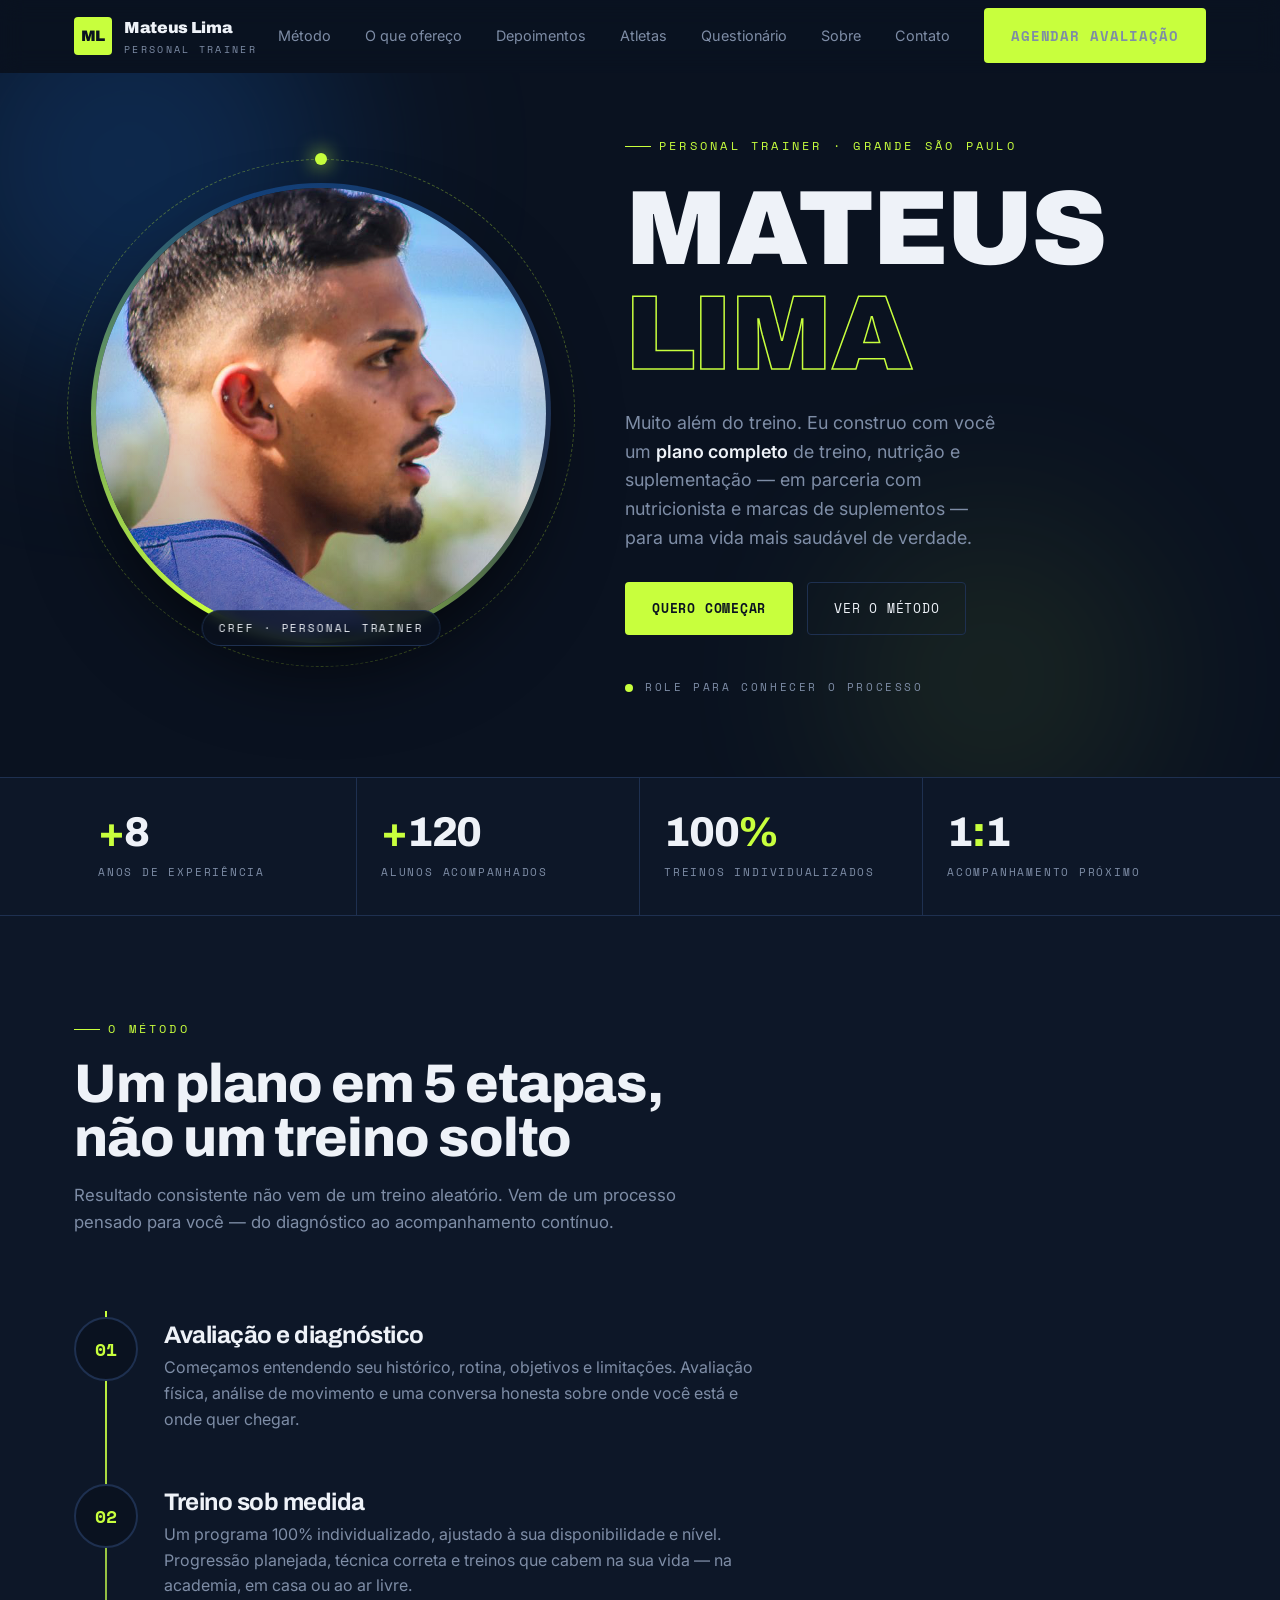
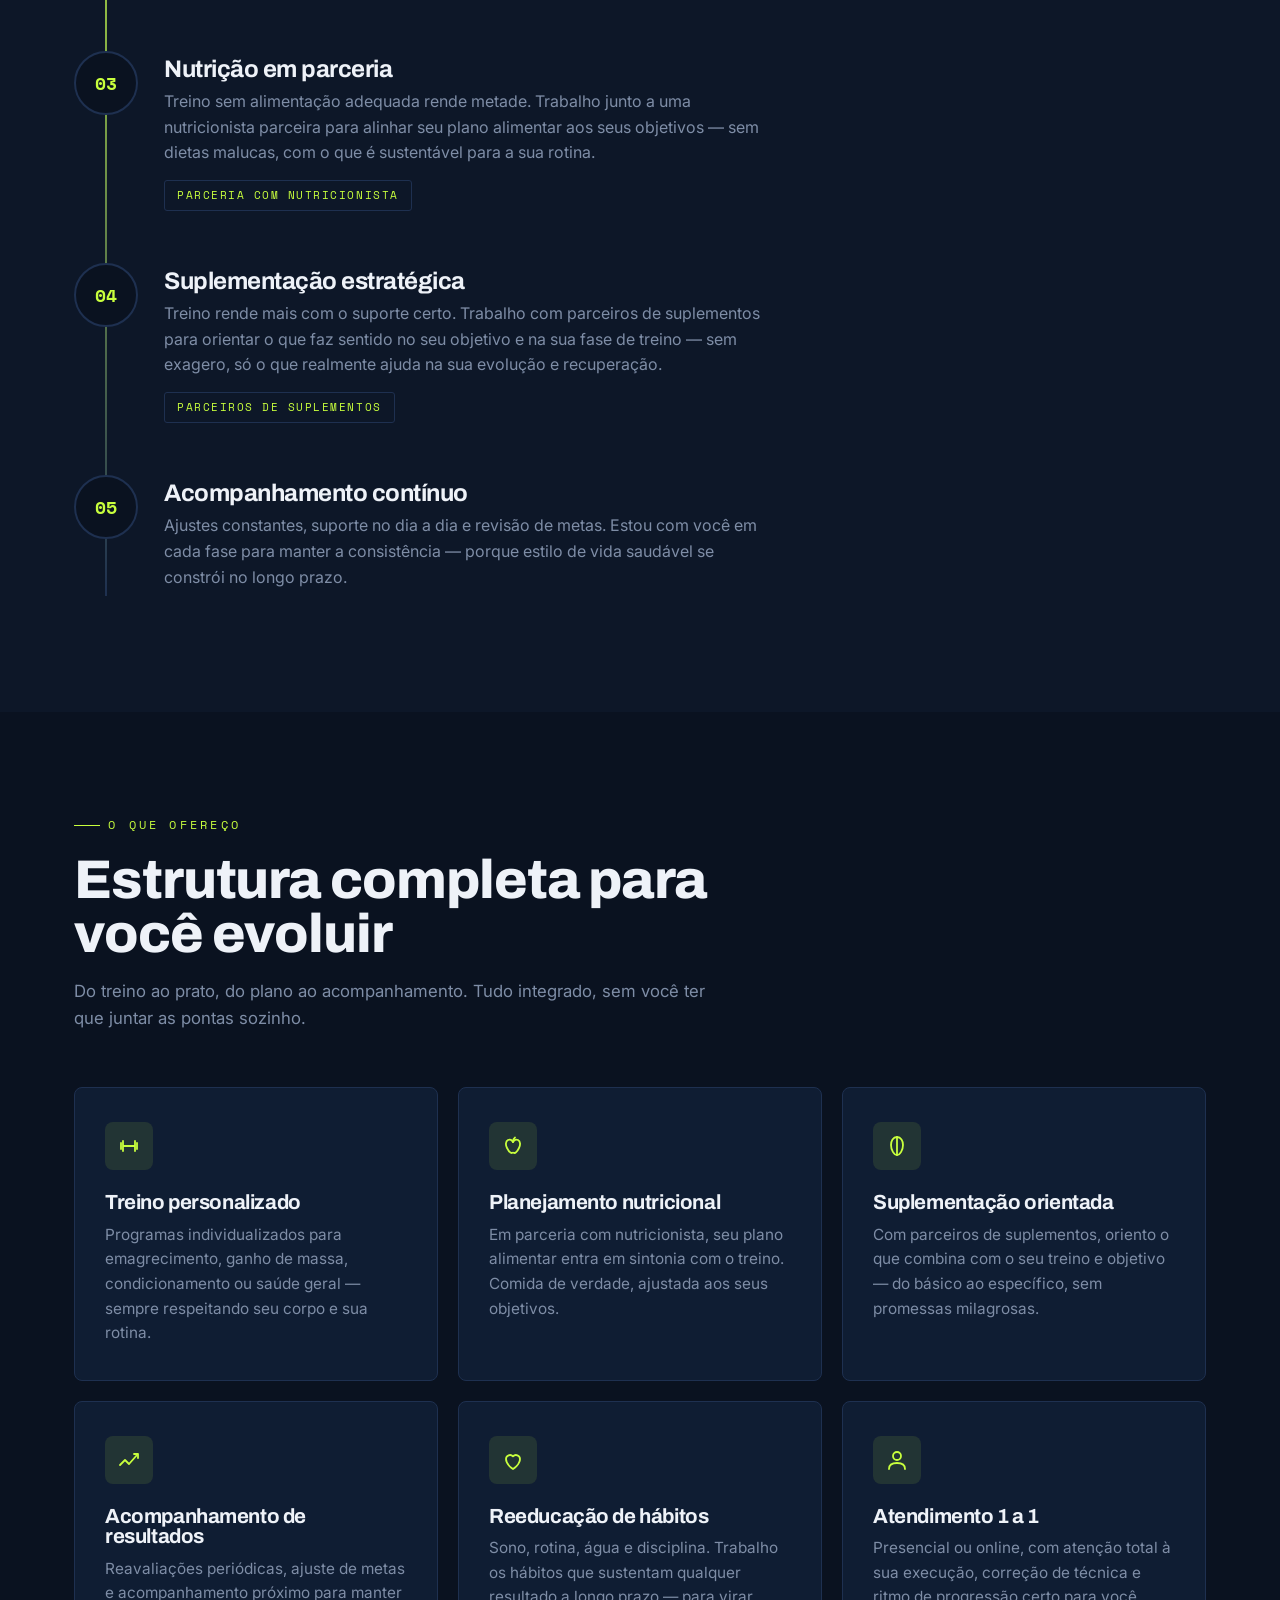
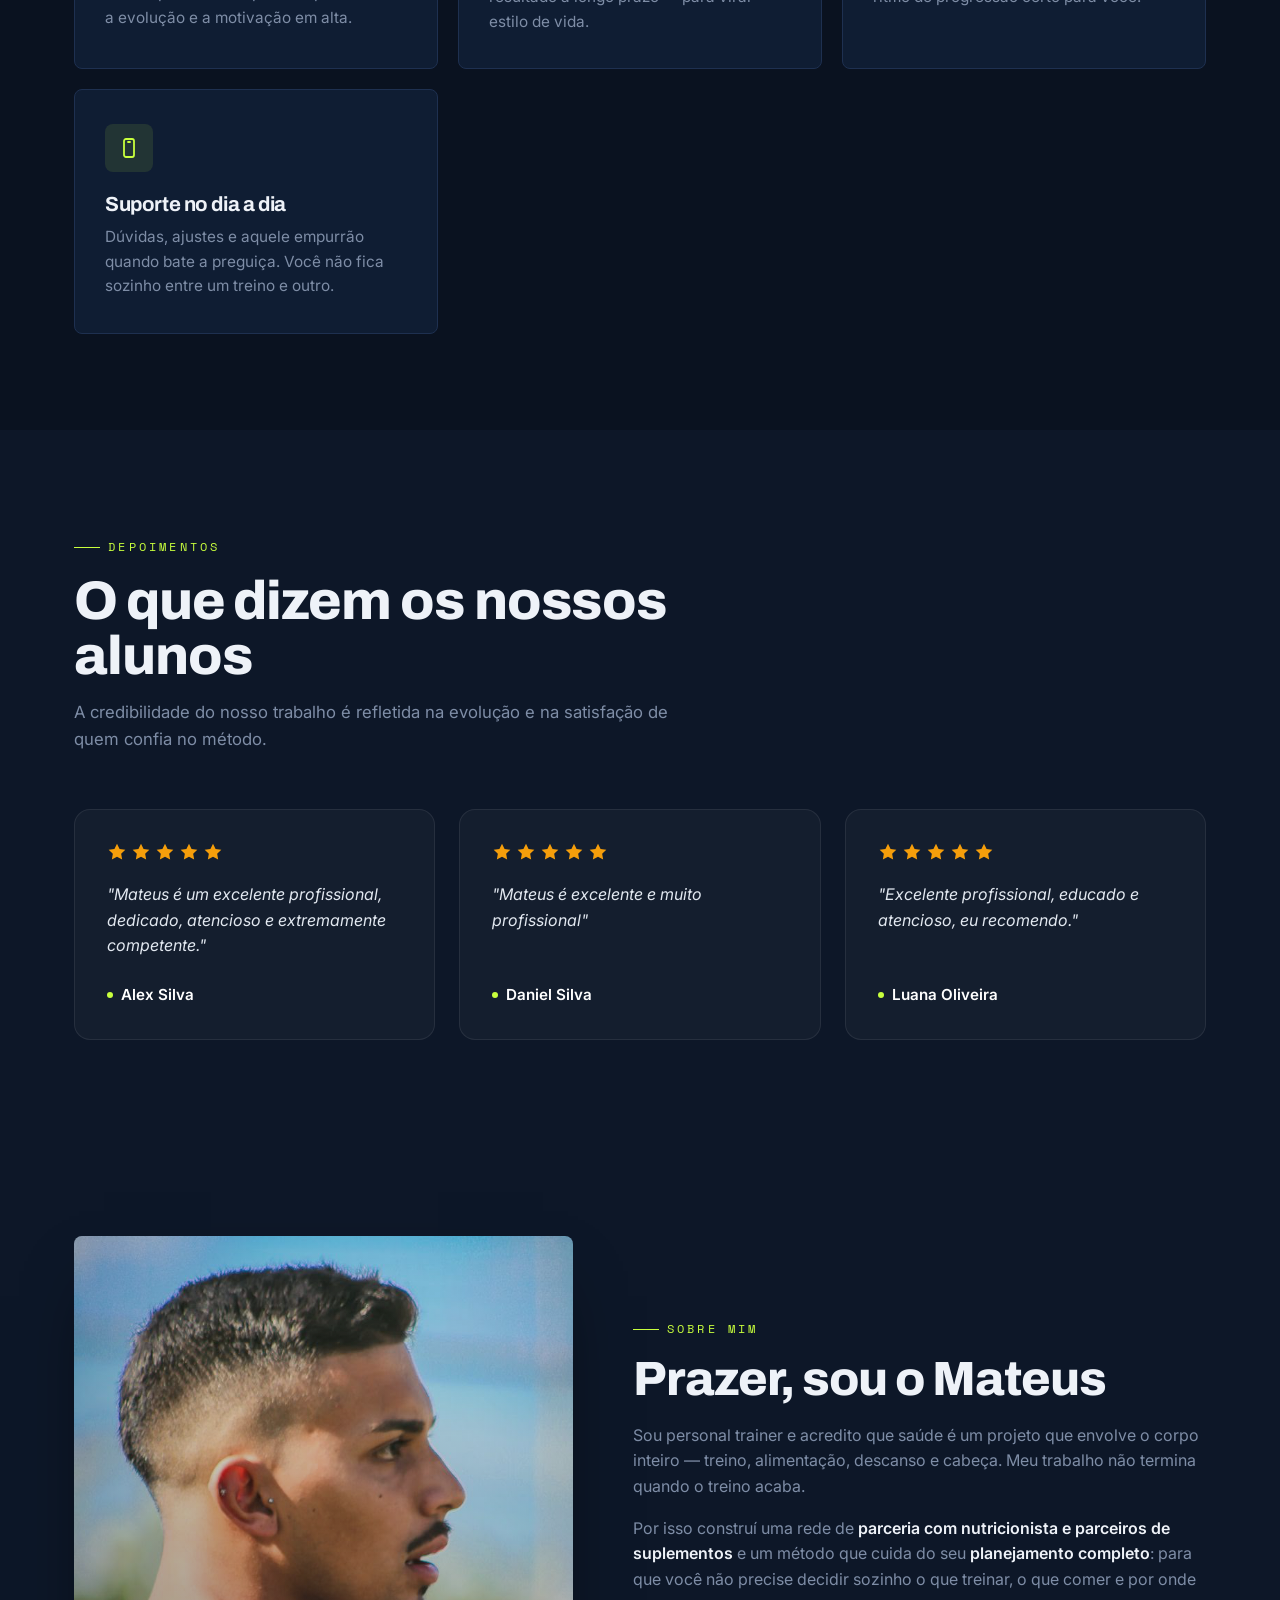
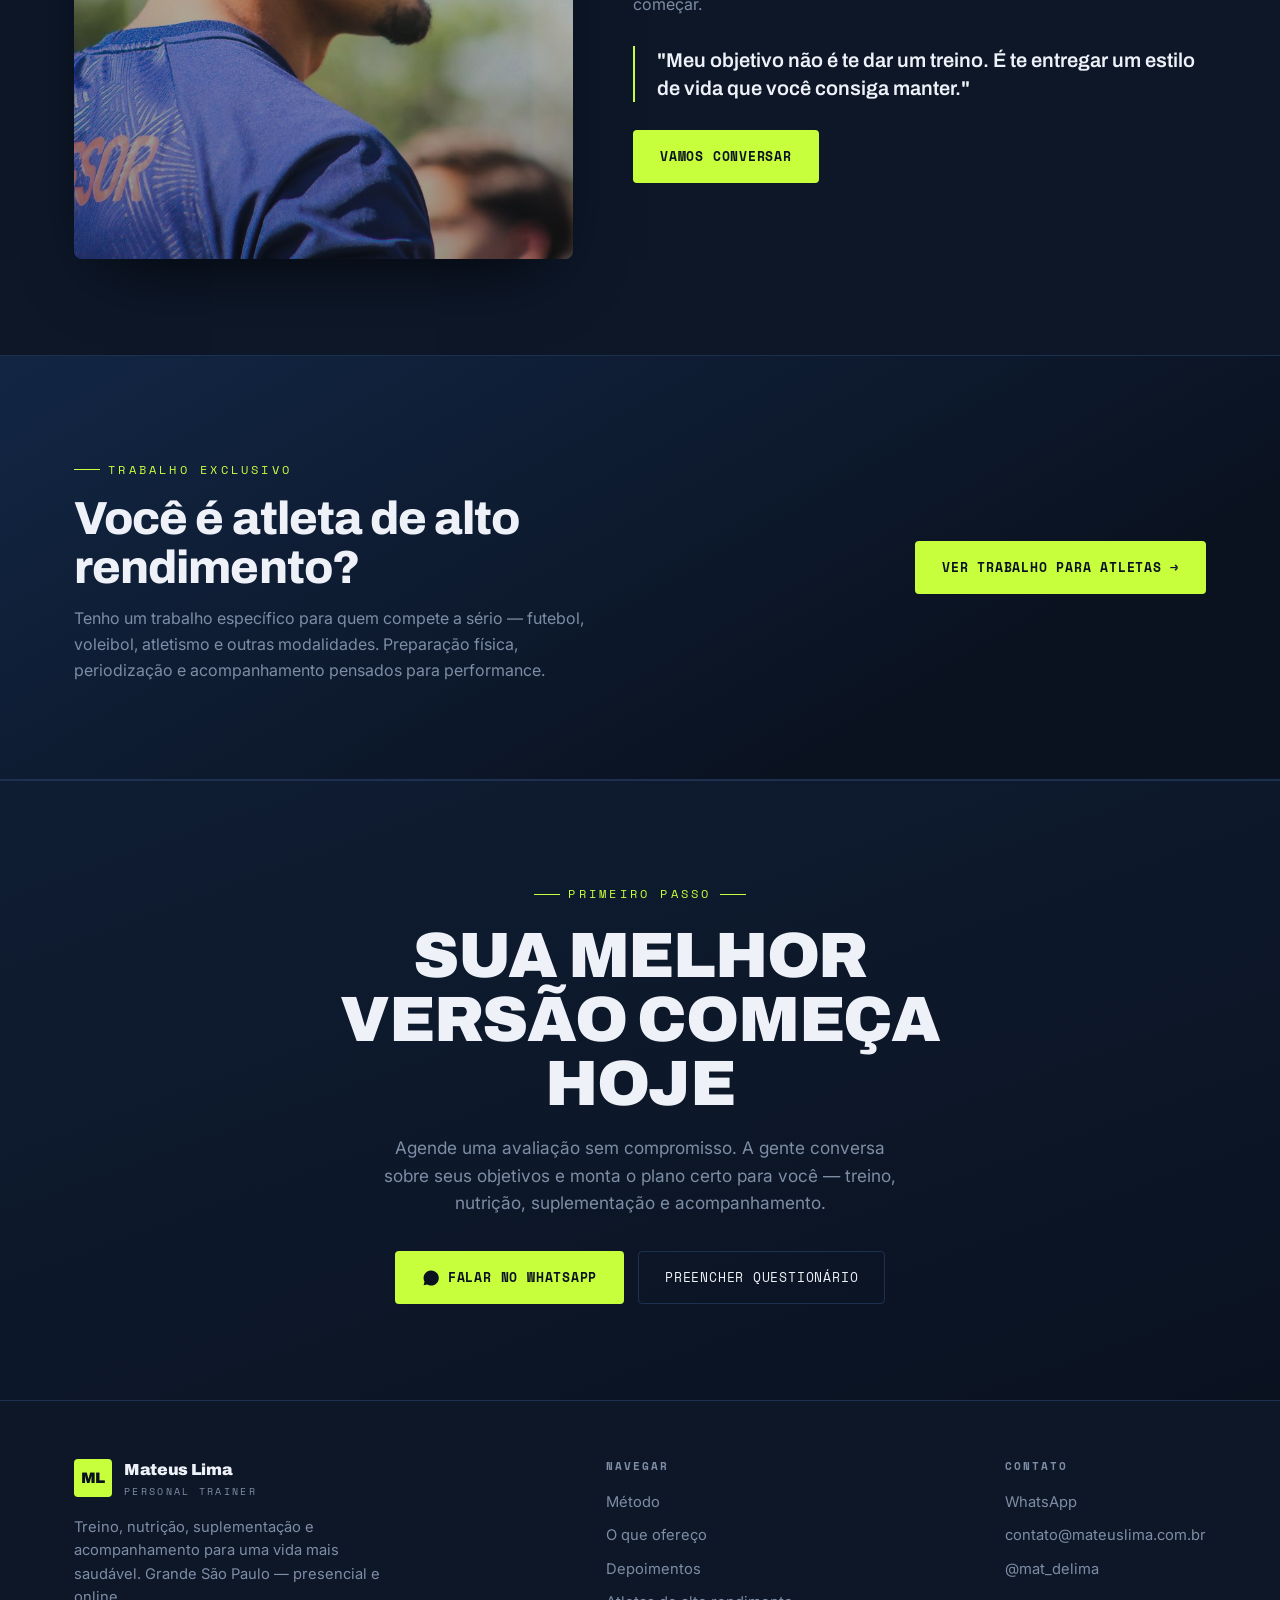
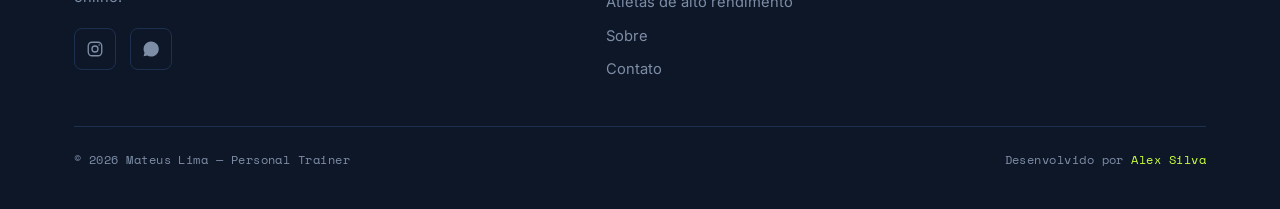
<file: index.html>
<!DOCTYPE html>
<html lang="pt-BR">
<head>
<meta charset="UTF-8" />
<meta name="viewport" content="width=device-width, initial-scale=1.0" />
<title>Mateus Lima — Personal Trainer | Treino, Nutrição e Estilo de Vida</title>
<meta name="description" content="Mateus Lima, personal trainer. Muito além do treino: avaliação, planejamento completo, nutrição e suplementação para uma vida mais saudável. Agende sua avaliação." />
<meta name="theme-color" content="#0A1220" />

<!-- Open Graph -->
<meta property="og:title" content="Mateus Lima — Personal Trainer" />
<meta property="og:description" content="Muito além do treino: um plano completo de treino, nutrição, suplementação e hábitos para transformar seu estilo de vida." />
<meta property="og:image" content="img/mateus-lima.png" />
<meta property="og:type" content="website" />

<link rel="preconnect" href="https://fonts.googleapis.com" />
<link rel="preconnect" href="https://fonts.gstatic.com" crossorigin />
<link href="https://fonts.googleapis.com/css2?family=Archivo:wght@500;600;700;800;900&family=Inter:wght@400;500;600&family=Space+Mono:wght@400;700&display=swap" rel="stylesheet" />

<link rel="stylesheet" href="css/style.css" />
<style>
  /* Estilos específicos para a seção de depoimentos/feedbacks profissionais */
  .feedbacks {
    background: var(--ink-2);
    padding: 100px 0;
  }
  .feedbacks-grid {
    display: grid;
    grid-template-columns: repeat(auto-fit, minmax(300px, 1fr));
    gap: 24px;
    margin-top: 48px;
  }
  .feedback-card {
    background: rgba(255, 255, 255, 0.03);
    border: 1px solid rgba(255, 255, 255, 0.08);
    border-radius: 16px;
    padding: 32px;
    display: flex;
    flex-direction: column;
    justify-content: space-between;
    transition: transform 0.3s ease, border-color 0.3s ease;
  }
  .feedback-card:hover {
    transform: translateY(-4px);
    border-color: rgba(255, 255, 255, 0.2);
  }
  .feedback-stars {
    color: #f59e0b;
    display: flex;
    gap: 4px;
    margin-bottom: 20px;
  }
  .feedback-text {
    font-size: 1rem;
    line-height: 1.6;
    color: #e2e8f0;
    margin-bottom: 24px;
    font-style: italic;
  }
  .feedback-author {
    font-weight: 600;
    font-size: 0.95rem;
    color: #ffffff;
    display: flex;
    align-items: center;
    gap: 8px;
  }
  .feedback-author::before {
    content: "";
    display: inline-block;
    width: 6px;
    height: 6px;
    background: var(--lime, #10b981);
    border-radius: 50%;
  }
</style>
</head>
<body>

<!-- ===== NAV ===== -->
<header class="nav" id="nav">
  <div class="wrap nav-inner">
    <a href="#topo" class="brand" aria-label="Mateus Lima, início">
      <span class="mark">ML</span>
      <span>Mateus Lima<small>Personal Trainer</small></span>
    </a>
    <nav class="nav-links" id="navLinks">
      <a href="#protocolo">Método</a>
      <a href="#servicos">O que ofereço</a>
      <a href="#depoimentos">Depoimentos</a>
      <a href="atletas.html">Atletas</a>
      <a href="questionario.html">Questionário</a>
      <a href="#sobre">Sobre</a>
      <a href="#contato">Contato</a>
      <a class="btn btn-primary nav-cta" href="#contato">Agendar avaliação</a>
    </nav>
    <button class="burger" id="burger" aria-label="Abrir menu" aria-expanded="false">
      <span></span><span></span><span></span>
    </button>
  </div>
</header>

<!-- ===== HERO ===== -->
<section class="hero" id="topo">
  <div class="glow a"></div>
  <div class="glow b"></div>
  <div class="wrap hero-grid">
    <div class="hero-photo reveal">
      <div class="photo-ring">
        <span class="orbit" aria-hidden="true"><span class="orbit-dot"></span></span>
        <div class="photo-circle">
          <div class="inner">
            <img src="img/mateus-lima.png" alt="Mateus Lima, personal trainer, de perfil em ambiente de treino" fetchpriority="high" />
          </div>
        </div>
        <span class="photo-tag">CREF · Personal Trainer</span>
      </div>
    </div>
    <div class="hero-copy reveal">
      <span class="eyebrow">Personal Trainer · Grande São Paulo</span>
      <h1>Mateus<br><span class="l2">Lima</span></h1>
      <p class="hero-lede">Muito além do treino. Eu construo com você um <b>plano completo</b> de treino, nutrição e suplementação — em parceria com nutricionista e marcas de suplementos — para uma vida mais saudável de verdade.</p>
      <div class="hero-actions">
        <a class="btn btn-primary" href="#contato">Quero começar</a>
        <a class="btn btn-ghost" href="#protocolo">Ver o método</a>
      </div>
      <div class="hero-scroll"><span class="dot"></span> Role para conhecer o processo</div>
    </div>
  </div>
</section>

<!-- ===== STATS ===== -->
<div class="stats">
  <div class="wrap">
    <div class="stats-grid">
      <div class="stat reveal"><div class="n"><span>+</span>8</div><div class="k">Anos de experiência</div></div>
      <div class="stat reveal"><div class="n"><span>+</span>120</div><div class="k">Alunos acompanhados</div></div>
      <div class="stat reveal"><div class="n">100<span>%</span></div><div class="k">Treinos individualizados</div></div>
      <div class="stat reveal"><div class="n">1<span>:</span>1</div><div class="k">Acompanhamento próximo</div></div>
    </div>
  </div>
</div>

<!-- ===== PROTOCOLO / MÉTODO ===== -->
<section class="protocolo" id="protocolo">
  <div class="wrap">
    <div class="sec-head reveal">
      <span class="eyebrow">O método</span>
      <h2>Um plano em 5 etapas, não um treino solto</h2>
      <p>Resultado consistente não vem de um treino aleatório. Vem de um processo pensado para você — do diagnóstico ao acompanhamento contínuo.</p>
    </div>

    <div class="steps">
      <div class="step reveal">
        <div class="num">01</div>
        <div class="step-body">
          <h3>Avaliação e diagnóstico</h3>
          <p>Começamos entendendo seu histórico, rotina, objetivos e limitações. Avaliação física, análise de movimento e uma conversa honesta sobre onde você está e onde quer chegar.</p>
        </div>
      </div>
      <div class="step reveal">
        <div class="num">02</div>
        <div class="step-body">
          <h3>Treino sob medida</h3>
          <p>Um programa 100% individualizado, ajustado à sua disponibilidade e nível. Progressão planejada, técnica correta e treinos que cabem na sua vida — na academia, em casa ou ao ar livre.</p>
        </div>
      </div>
      <div class="step reveal">
        <div class="num">03</div>
        <div class="step-body">
          <h3>Nutrição em parceria</h3>
          <p>Treino sem alimentação adequada rende metade. Trabalho junto a uma nutricionista parceira para alinhar seu plano alimentar aos seus objetivos — sem dietas malucas, com o que é sustentável para a sua rotina.</p>
          <span class="tagline">Parceria com nutricionista</span>
        </div>
      </div>
      <div class="step reveal">
        <div class="num">04</div>
        <div class="step-body">
          <h3>Suplementação estratégica</h3>
          <p>Treino rende mais com o suporte certo. Trabalho com parceiros de suplementos para orientar o que faz sentido no seu objetivo e na sua fase de treino — sem exagero, só o que realmente ajuda na sua evolução e recuperação.</p>
          <span class="tagline">Parceiros de suplementos</span>
        </div>
      </div>
      <div class="step reveal">
        <div class="num">05</div>
        <div class="step-body">
          <h3>Acompanhamento contínuo</h3>
          <p>Ajustes constantes, suporte no dia a dia e revisão de metas. Estou com você em cada fase para manter a consistência — porque estilo de vida saudável se constrói no longo prazo.</p>
        </div>
      </div>
    </div>
  </div>
</section>

<!-- ===== SERVIÇOS ===== -->
<section id="servicos">
  <div class="wrap">
    <div class="sec-head reveal">
      <span class="eyebrow">O que ofereço</span>
      <h2>Estrutura completa para você evoluir</h2>
      <p>Do treino ao prato, do plano ao acompanhamento. Tudo integrado, sem você ter que juntar as pontas sozinho.</p>
    </div>

    <div class="cards">
      <div class="card reveal">
        <div class="ico" aria-hidden="true">
          <svg width="24" height="24" viewBox="0 0 24 24" fill="none" stroke="currentColor" stroke-width="1.8" stroke-linecap="round"><path d="M6 7v10M18 7v10M4 9v6M20 9v6M6 12h12"/></svg>
        </div>
        <h3>Treino personalizado</h3>
        <p>Programas individualizados para emagrecimento, ganho de massa, condicionamento ou saúde geral — sempre respeitando seu corpo e sua rotina.</p>
      </div>
      <div class="card reveal">
        <div class="ico" aria-hidden="true">
          <svg width="24" height="24" viewBox="0 0 24 24" fill="none" stroke="currentColor" stroke-width="1.8" stroke-linecap="round" stroke-linejoin="round"><path d="M12 8c1-2 3-3 5-2 2.5 1.3 2.6 5 1 8-1.2 2.3-3 5-4.6 5-.8 0-1-.4-1.4-.4s-.6.4-1.4.4c-1.6 0-3.4-2.7-4.6-5-1.6-3-1.5-6.7 1-8 2-1 4 0 5 2Z"/><path d="M12 8c0-2 .5-3.5 2-4.5"/></svg>
        </div>
        <h3>Planejamento nutricional</h3>
        <p>Em parceria com nutricionista, seu plano alimentar entra em sintonia com o treino. Comida de verdade, ajustada aos seus objetivos.</p>
      </div>
      <div class="card reveal">
        <div class="ico" aria-hidden="true">
          <svg width="24" height="24" viewBox="0 0 24 24" fill="none" stroke="currentColor" stroke-width="1.8" stroke-linecap="round" stroke-linejoin="round"><path d="M12 3C8 3 6 7 6 11c0 5 3 10 6 10s6-5 6-10c0-4-2-8-6-8Z"/><path d="M12 3v18"/></svg>
        </div>
        <h3>Suplementação orientada</h3>
        <p>Com parceiros de suplementos, oriento o que combina com o seu treino e objetivo — do básico ao específico, sem promessas milagrosas.</p>
      </div>
      <div class="card reveal">
        <div class="ico" aria-hidden="true">
          <svg width="24" height="24" viewBox="0 0 24 24" fill="none" stroke="currentColor" stroke-width="1.8" stroke-linecap="round" stroke-linejoin="round"><path d="M3 17l5-5 4 4 8-9"/><path d="M17 6h4v4"/></svg>
        </div>
        <h3>Acompanhamento de resultados</h3>
        <p>Reavaliações periódicas, ajuste de metas e acompanhamento próximo para manter a evolução e a motivação em alta.</p>
      </div>
      <div class="card reveal">
        <div class="ico" aria-hidden="true">
          <svg width="24" height="24" viewBox="0 0 24 24" fill="none" stroke="currentColor" stroke-width="1.8" stroke-linecap="round" stroke-linejoin="round"><path d="M12 21s-7-4.5-7-10a4 4 0 0 1 7-2.6A4 4 0 0 1 19 11c0 5.5-7 10-7 10Z"/></svg>
        </div>
        <h3>Reeducação de hábitos</h3>
        <p>Sono, rotina, água e disciplina. Trabalho os hábitos que sustentam qualquer resultado a longo prazo — para virar estilo de vida.</p>
      </div>
      <div class="card reveal">
        <div class="ico" aria-hidden="true">
          <svg width="24" height="24" viewBox="0 0 24 24" fill="none" stroke="currentColor" stroke-width="1.8" stroke-linecap="round" stroke-linejoin="round"><circle cx="12" cy="8" r="4"/><path d="M4 21c0-4 3.5-6 8-6s8 2 8 6"/></svg>
        </div>
        <h3>Atendimento 1 a 1</h3>
        <p>Presencial ou online, com atenção total à sua execução, correção de técnica e ritmo de progressão certo para você.</p>
      </div>
      <div class="card reveal">
        <div class="ico" aria-hidden="true">
          <svg width="24" height="24" viewBox="0 0 24 24" fill="none" stroke="currentColor" stroke-width="1.8" stroke-linecap="round" stroke-linejoin="round"><rect x="7" y="3" width="10" height="18" rx="2"/><path d="M11 6h2"/></svg>
        </div>
        <h3>Suporte no dia a dia</h3>
        <p>Dúvidas, ajustes e aquele empurrão quando bate a preguiça. Você não fica sozinho entre um treino e outro.</p>
      </div>
    </div>
  </div>
</section>

<!-- ===== DEPOIMENTOS / FEEDBACKS ===== -->
<section class="feedbacks" id="depoimentos">
  <div class="wrap">
    <div class="sec-head reveal">
      <span class="eyebrow">Depoimentos</span>
      <h2>O que dizem os nossos alunos</h2>
      <p>A credibilidade do nosso trabalho é refletida na evolução e na satisfação de quem confia no método.</p>
    </div>

    <div class="feedbacks-grid">
      <!-- Feedback 1 -->
      <div class="feedback-card reveal">
        <div>
          <div class="feedback-stars" aria-label="Avaliação 5 de 5 estrelas">
            <svg width="20" height="20" viewBox="0 0 24 24" fill="currentColor"><polygon points="12 2 15.09 8.26 22 9.27 17 14.14 18.18 21.02 12 17.77 5.82 21.02 7 14.14 2 9.27 8.91 8.26 12 2"/></svg>
            <svg width="20" height="20" viewBox="0 0 24 24" fill="currentColor"><polygon points="12 2 15.09 8.26 22 9.27 17 14.14 18.18 21.02 12 17.77 5.82 21.02 7 14.14 2 9.27 8.91 8.26 12 2"/></svg>
            <svg width="20" height="20" viewBox="0 0 24 24" fill="currentColor"><polygon points="12 2 15.09 8.26 22 9.27 17 14.14 18.18 21.02 12 17.77 5.82 21.02 7 14.14 2 9.27 8.91 8.26 12 2"/></svg>
            <svg width="20" height="20" viewBox="0 0 24 24" fill="currentColor"><polygon points="12 2 15.09 8.26 22 9.27 17 14.14 18.18 21.02 12 17.77 5.82 21.02 7 14.14 2 9.27 8.91 8.26 12 2"/></svg>
            <svg width="20" height="20" viewBox="0 0 24 24" fill="currentColor"><polygon points="12 2 15.09 8.26 22 9.27 17 14.14 18.18 21.02 12 17.77 5.82 21.02 7 14.14 2 9.27 8.91 8.26 12 2"/></svg>
          </div>
          <p class="feedback-text">"Mateus é um excelente profissional, dedicado, atencioso e extremamente competente."</p>
        </div>
        <div class="feedback-author">Alex Silva</div>
      </div>

      <!-- Feedback 2 -->
      <div class="feedback-card reveal">
        <div>
          <div class="feedback-stars" aria-label="Avaliação 5 de 5 estrelas">
            <svg width="20" height="20" viewBox="0 0 24 24" fill="currentColor"><polygon points="12 2 15.09 8.26 22 9.27 17 14.14 18.18 21.02 12 17.77 5.82 21.02 7 14.14 2 9.27 8.91 8.26 12 2"/></svg>
            <svg width="20" height="20" viewBox="0 0 24 24" fill="currentColor"><polygon points="12 2 15.09 8.26 22 9.27 17 14.14 18.18 21.02 12 17.77 5.82 21.02 7 14.14 2 9.27 8.91 8.26 12 2"/></svg>
            <svg width="20" height="20" viewBox="0 0 24 24" fill="currentColor"><polygon points="12 2 15.09 8.26 22 9.27 17 14.14 18.18 21.02 12 17.77 5.82 21.02 7 14.14 2 9.27 8.91 8.26 12 2"/></svg>
            <svg width="20" height="20" viewBox="0 0 24 24" fill="currentColor"><polygon points="12 2 15.09 8.26 22 9.27 17 14.14 18.18 21.02 12 17.77 5.82 21.02 7 14.14 2 9.27 8.91 8.26 12 2"/></svg>
            <svg width="20" height="20" viewBox="0 0 24 24" fill="currentColor"><polygon points="12 2 15.09 8.26 22 9.27 17 14.14 18.18 21.02 12 17.77 5.82 21.02 7 14.14 2 9.27 8.91 8.26 12 2"/></svg>
          </div>
          <p class="feedback-text">"Mateus é excelente e muito profissional"</p>
        </div>
        <div class="feedback-author">Daniel Silva</div>
      </div>

      <!-- Feedback 3 -->
      <div class="feedback-card reveal">
        <div>
          <div class="feedback-stars" aria-label="Avaliação 5 de 5 estrelas">
            <svg width="20" height="20" viewBox="0 0 24 24" fill="currentColor"><polygon points="12 2 15.09 8.26 22 9.27 17 14.14 18.18 21.02 12 17.77 5.82 21.02 7 14.14 2 9.27 8.91 8.26 12 2"/></svg>
            <svg width="20" height="20" viewBox="0 0 24 24" fill="currentColor"><polygon points="12 2 15.09 8.26 22 9.27 17 14.14 18.18 21.02 12 17.77 5.82 21.02 7 14.14 2 9.27 8.91 8.26 12 2"/></svg>
            <svg width="20" height="20" viewBox="0 0 24 24" fill="currentColor"><polygon points="12 2 15.09 8.26 22 9.27 17 14.14 18.18 21.02 12 17.77 5.82 21.02 7 14.14 2 9.27 8.91 8.26 12 2"/></svg>
            <svg width="20" height="20" viewBox="0 0 24 24" fill="currentColor"><polygon points="12 2 15.09 8.26 22 9.27 17 14.14 18.18 21.02 12 17.77 5.82 21.02 7 14.14 2 9.27 8.91 8.26 12 2"/></svg>
            <svg width="20" height="20" viewBox="0 0 24 24" fill="currentColor"><polygon points="12 2 15.09 8.26 22 9.27 17 14.14 18.18 21.02 12 17.77 5.82 21.02 7 14.14 2 9.27 8.91 8.26 12 2"/></svg>
          </div>
          <p class="feedback-text">"Excelente profissional, educado e atencioso, eu recomendo."</p>
        </div>
        <div class="feedback-author">Luana Oliveira</div>
      </div>
    </div>
  </div>
</section>

<!-- ===== SOBRE ===== -->
<section id="sobre" style="background:var(--ink-2)">
  <div class="wrap sobre-grid">
    <div class="sobre-photo reveal">
      <img src="img/mateus-lima.png" alt="Retrato de Mateus Lima" loading="lazy" />
    </div>
    <div class="sobre-copy reveal">
      <span class="eyebrow">Sobre mim</span>
      <h2>Prazer, sou o Mateus</h2>
      <p>Sou personal trainer e acredito que saúde é um projeto que envolve o corpo inteiro — treino, alimentação, descanso e cabeça. Meu trabalho não termina quando o treino acaba.</p>
      <p>Por isso construí uma rede de <b>parceria com nutricionista e parceiros de suplementos</b> e um método que cuida do seu <b>planejamento completo</b>: para que você não precise decidir sozinho o que treinar, o que comer e por onde começar.</p>
      <div class="quote">"Meu objetivo não é te dar um treino. É te entregar um estilo de vida que você consiga manter."</div>
      <a class="btn btn-primary" href="#contato">Vamos conversar</a>
    </div>
  </div>
</section>

<!-- ===== PROMO: ATLETAS ===== -->
<section class="promo">
  <div class="glow"></div>
  <div class="wrap promo-inner">
    <div class="reveal">
      <span class="eyebrow">Trabalho exclusivo</span>
      <h2>Você é atleta de alto rendimento?</h2>
      <p>Tenho um trabalho específico para quem compete a sério — futebol, voleibol, atletismo e outras modalidades. Preparação física, periodização e acompanhamento pensados para performance.</p>
    </div>
    <div class="promo-cta reveal">
      <a class="btn btn-primary" href="atletas.html">Ver trabalho para atletas →</a>
    </div>
  </div>
</section>

<!-- ===== CTA / CONTATO ===== -->
<section class="cta" id="contato">
  <div class="glow"></div>
  <div class="wrap">
    <span class="eyebrow center reveal">Primeiro passo</span>
    <h2 class="reveal">Sua melhor versão começa hoje</h2>
    <p class="reveal">Agende uma avaliação sem compromisso. A gente conversa sobre seus objetivos e monta o plano certo para você — treino, nutrição, suplementação e acompanhamento.</p>
    <div class="hero-actions reveal">
      <a class="btn btn-primary" id="whatsBtn" href="https://wa.me/5511997152871?text=Ol%C3%A1%20Mateus!%20Quero%20agendar%20uma%20avalia%C3%A7%C3%A3o." target="_blank" rel="noopener">
        <svg width="18" height="18" viewBox="0 0 24 24" fill="currentColor"><path d="M17.5 14.4c-.3-.2-1.8-.9-2.1-1s-.5-.2-.7.2-.8 1-1 1.2-.4.2-.7 0a8.3 8.3 0 0 1-2.5-1.5 9.3 9.3 0 0 1-1.7-2.1c-.2-.3 0-.5.1-.7l.5-.6c.2-.2.2-.4.3-.6s0-.4 0-.6l-1-2.3c-.2-.6-.5-.5-.7-.5h-.6a1.1 1.1 0 0 0-.8.4A3.4 3.4 0 0 0 5 8.9a5.9 5.9 0 0 0 1.2 3.1 13.4 13.4 0 0 0 5.2 4.6c1.9.9 2.6.8 3.5.7a2.9 2.9 0 0 0 1.9-1.4 2.4 2.4 0 0 0 .2-1.3c-.1-.1-.3-.2-.6-.3ZM12 2a10 10 0 0 0-8.6 15l-1.3 4.8 5-1.3A10 10 0 1 0 12 2Z"/></svg>
        Falar no WhatsApp
      </a>
      <a class="btn btn-ghost" href="questionario.html">Preencher questionário</a>
    </div>
  </div>
</section>

<!-- ===== FOOTER ===== -->
<footer>
  <div class="wrap">
    <div class="foot-grid">
      <div class="foot-col" style="max-width:320px">
        <a href="#topo" class="brand"><span class="mark">ML</span><span>Mateus Lima<small>Personal Trainer</small></span></a>
        <p style="color:var(--muted);margin-top:16px;font-size:.92rem">Treino, nutrição, suplementação e acompanhamento para uma vida mais saudável. Grande São Paulo — presencial e online.</p>
        <div class="foot-social">
          <a href="https://instagram.com" target="_blank" rel="noopener" aria-label="Instagram">
            <svg width="18" height="18" viewBox="0 0 24 24" fill="none" stroke="currentColor" stroke-width="1.8"><rect x="3" y="3" width="18" height="18" rx="5"/><circle cx="12" cy="12" r="4"/><circle cx="17.5" cy="6.5" r="1" fill="currentColor" stroke="none"/></svg>
          </a>
          <a href="https://wa.me/5511997152871" target="_blank" rel="noopener" aria-label="WhatsApp">
            <svg width="18" height="18" viewBox="0 0 24 24" fill="currentColor"><path d="M17.5 14.4c-.3-.2-1.8-.9-2.1-1s-.5-.2-.7.2-.8 1-1 1.2-.4.2-.7 0a8.3 8.3 0 0 1-2.5-1.5 9.3 9.3 0 0 1-1.7-2.1c-.2-.3 0-.5.1-.7l.5-.6c.2-.2.2-.4.3-.6s0-.4 0-.6l-1-2.3c-.2-.6-.5-.5-.7-.5h-.6a1.1 1.1 0 0 0-.8.4A3.4 3.4 0 0 0 5 8.9a5.9 5.9 0 0 0 1.2 3.1 13.4 13.4 0 0 0 5.2 4.6c1.9.9 2.6.8 3.5.7a2.9 2.9 0 0 0 1.9-1.4 2.4 2.4 0 0 0 .2-1.3c-.1-.1-.3-.2-.6-.3ZM12 2a10 10 0 0 0-8.6 15l-1.3 4.8 5-1.3A10 10 0 1 0 12 2Z"/></svg>
          </a>
        </div>
      </div>
      <div class="foot-col">
        <h4>Navegar</h4>
        <div class="foot-links">
          <a href="#protocolo">Método</a>
          <a href="#servicos">O que ofereço</a>
          <a href="#depoimentos">Depoimentos</a>
          <a href="atletas.html">Atletas de alto rendimento</a>
          <a href="#sobre">Sobre</a>
          <a href="#contato">Contato</a>
        </div>
      </div>
      <div class="foot-col">
        <h4>Contato</h4>
        <div class="foot-links">
          <a href="https://wa.me/5511997152871" target="_blank" rel="noopener">WhatsApp</a>
          <a href="mailto:contato@mateuslima.com.br">contato@mateuslima.com.br</a>
          <a href="https://instagram.com" target="_blank" rel="noopener">@mat_delima</a>
        </div>
      </div>
    </div>
    <div class="foot-bottom">
      <span>© <span id="ano"></span> Mateus Lima — Personal Trainer</span>
      <span>Desenvolvido por <span style="color:var(--lime)">Alex Silva</span></span>
    </div>
  </div>
</footer>

<script>
  // year
  document.getElementById('ano').textContent = new Date().getFullYear();

  // nav scrolled state
  const nav = document.getElementById('nav');
  const onScroll = () => nav.classList.toggle('scrolled', window.scrollY > 20);
  onScroll();
  window.addEventListener('scroll', onScroll, {passive:true});

  // mobile menu
  const burger = document.getElementById('burger');
  const links = document.getElementById('navLinks');
  burger.addEventListener('click', () => {
    const open = links.classList.toggle('open');
    burger.setAttribute('aria-expanded', open);
  });
  links.querySelectorAll('a').forEach(a => a.addEventListener('click', () => {
    links.classList.remove('open');
    burger.setAttribute('aria-expanded', false);
  }));

  // reveal on scroll
  const io = new IntersectionObserver((entries) => {
    entries.forEach((e, i) => {
      if (e.isIntersecting) {
        e.target.style.transitionDelay = Math.min(i * 60, 240) + 'ms';
        e.target.classList.add('in');
        io.unobserve(e.target);
      }
    });
  }, {threshold:0.12, rootMargin:'0px 0px -40px 0px'});
  document.querySelectorAll('.reveal').forEach(el => io.observe(el));
</script>
</body>
</html>
</file>
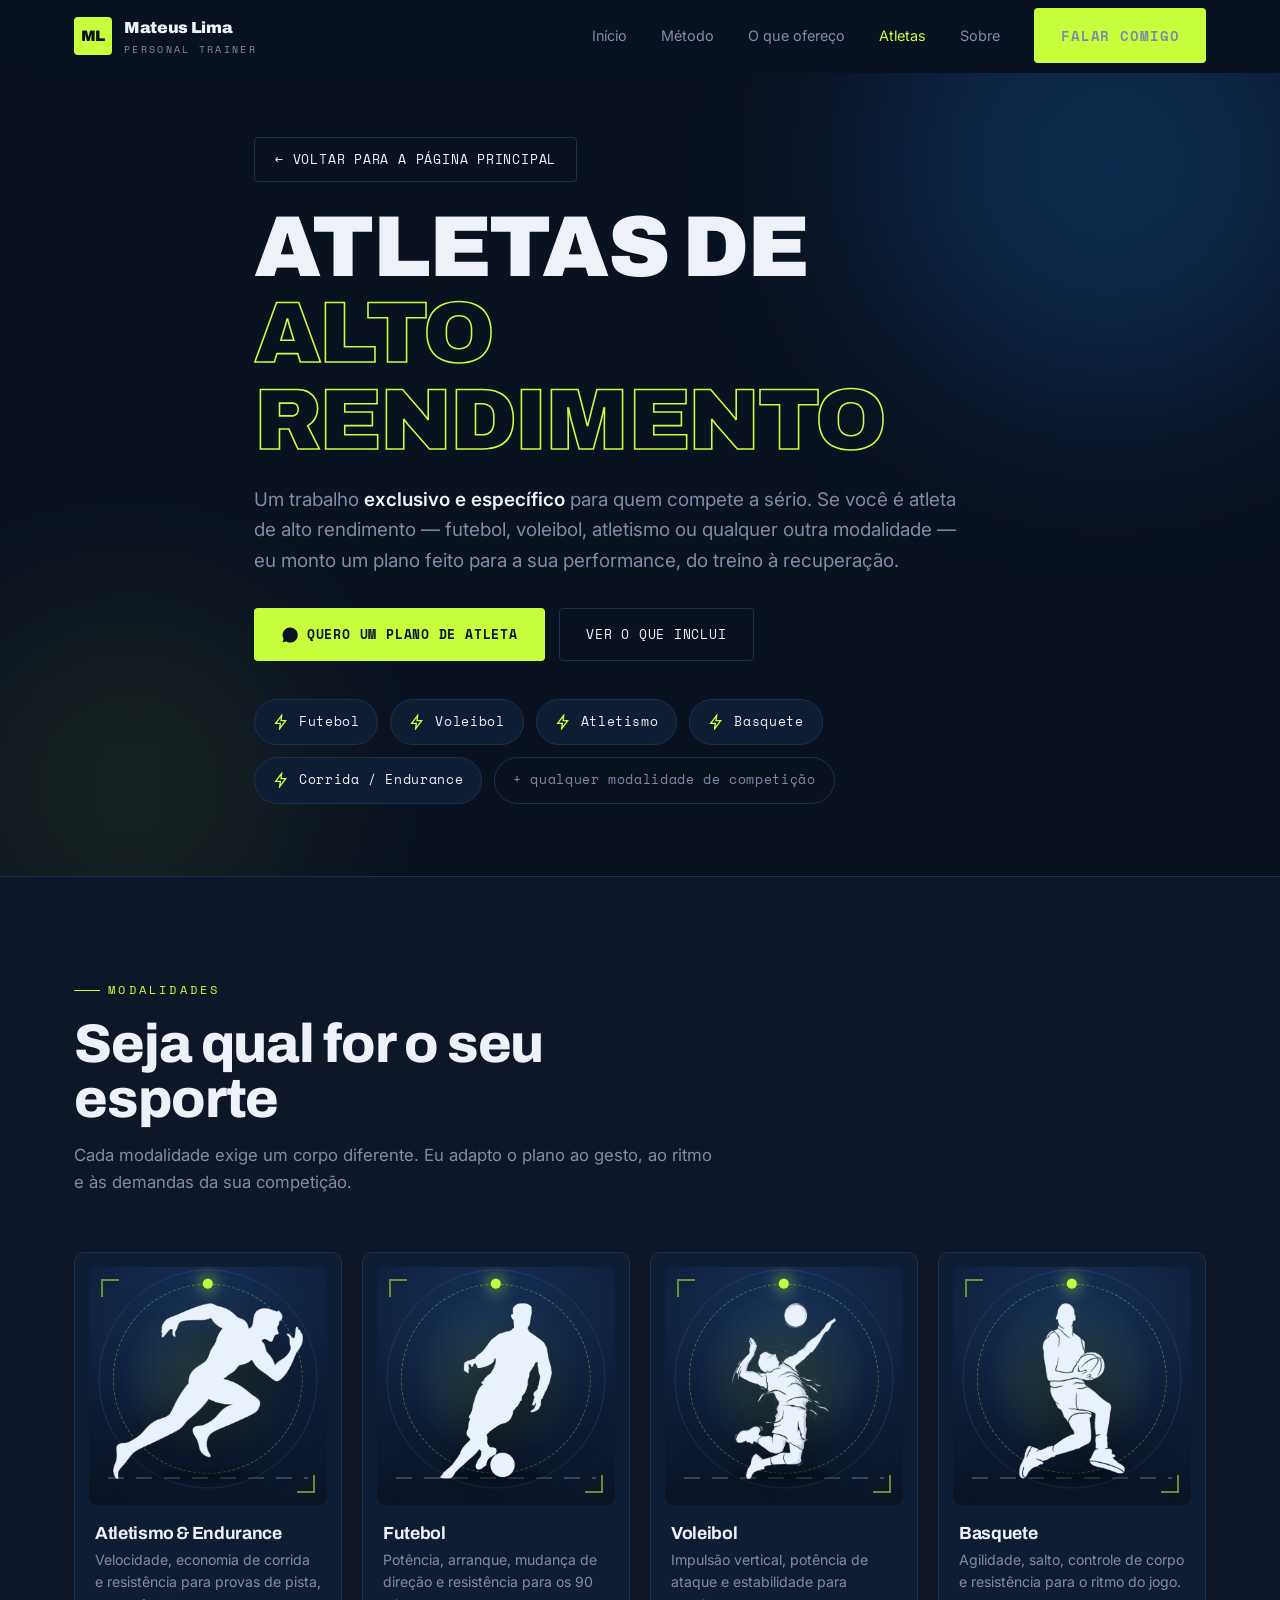
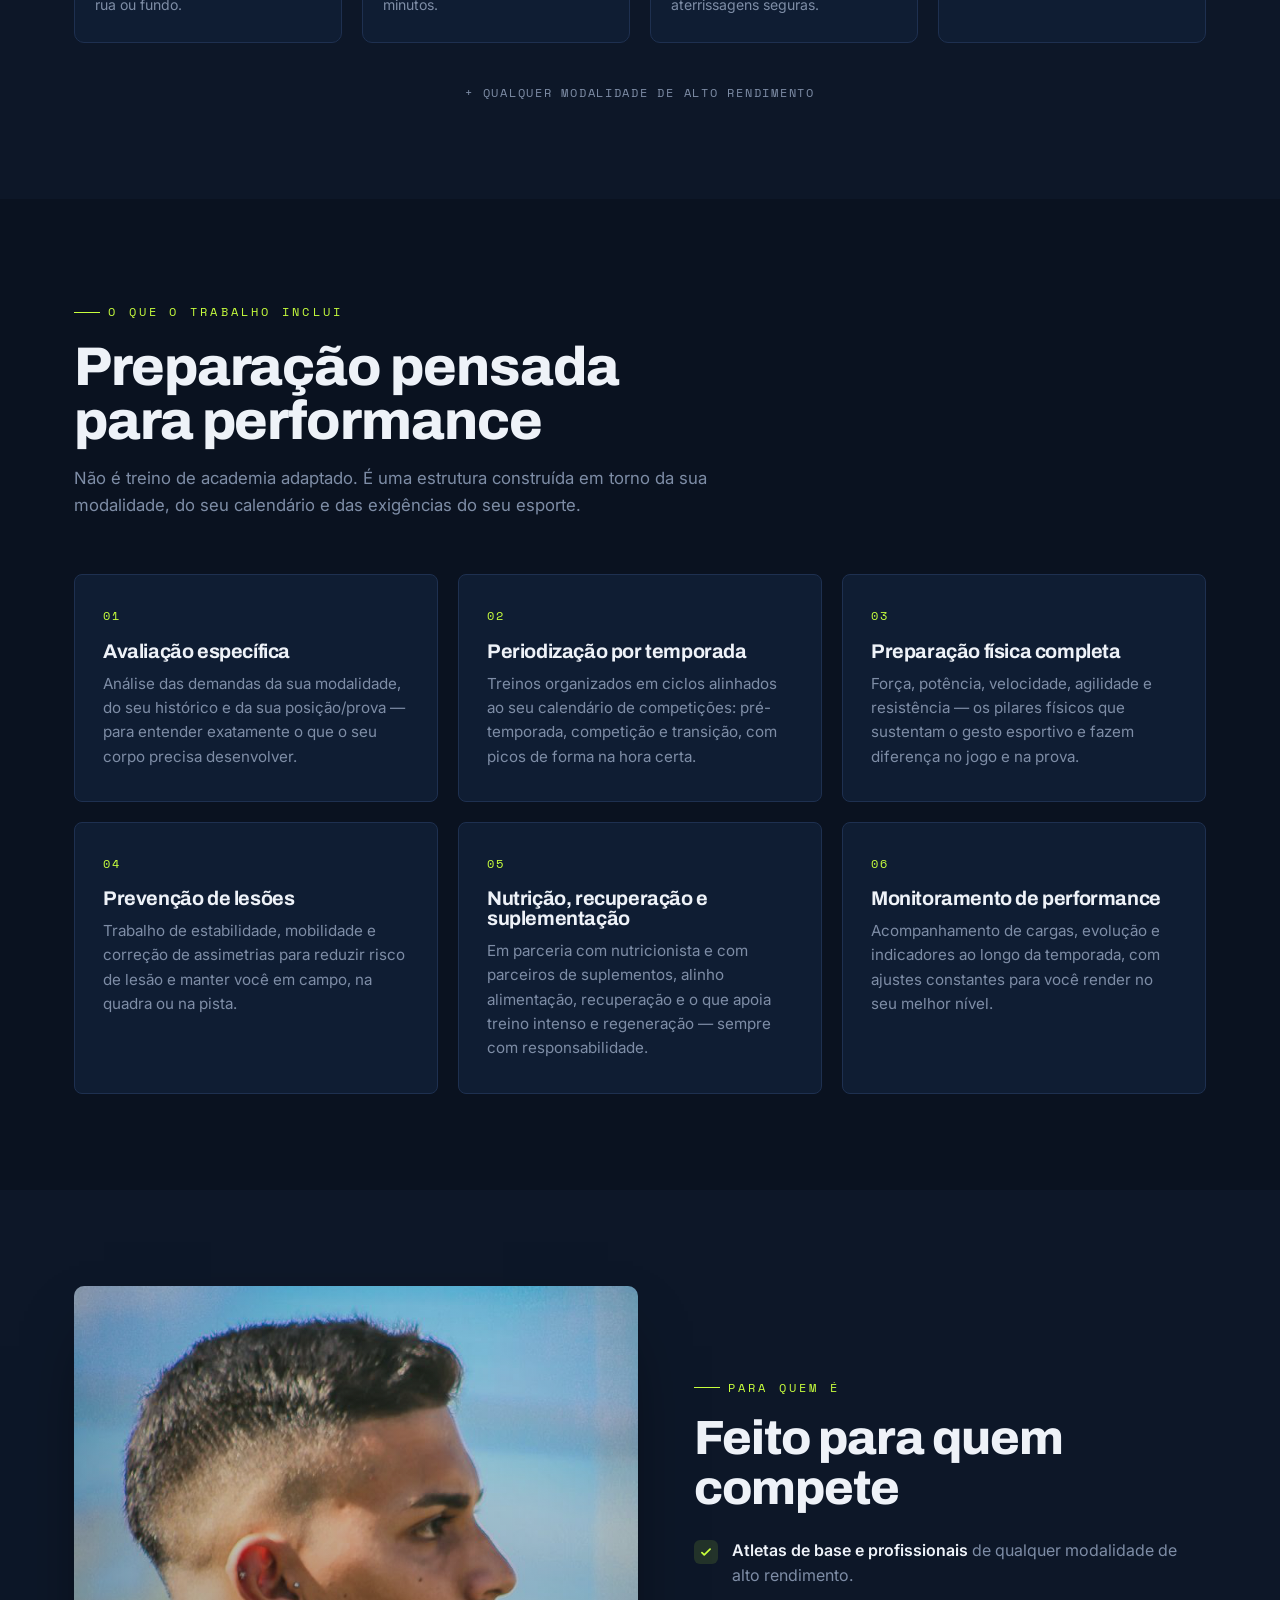
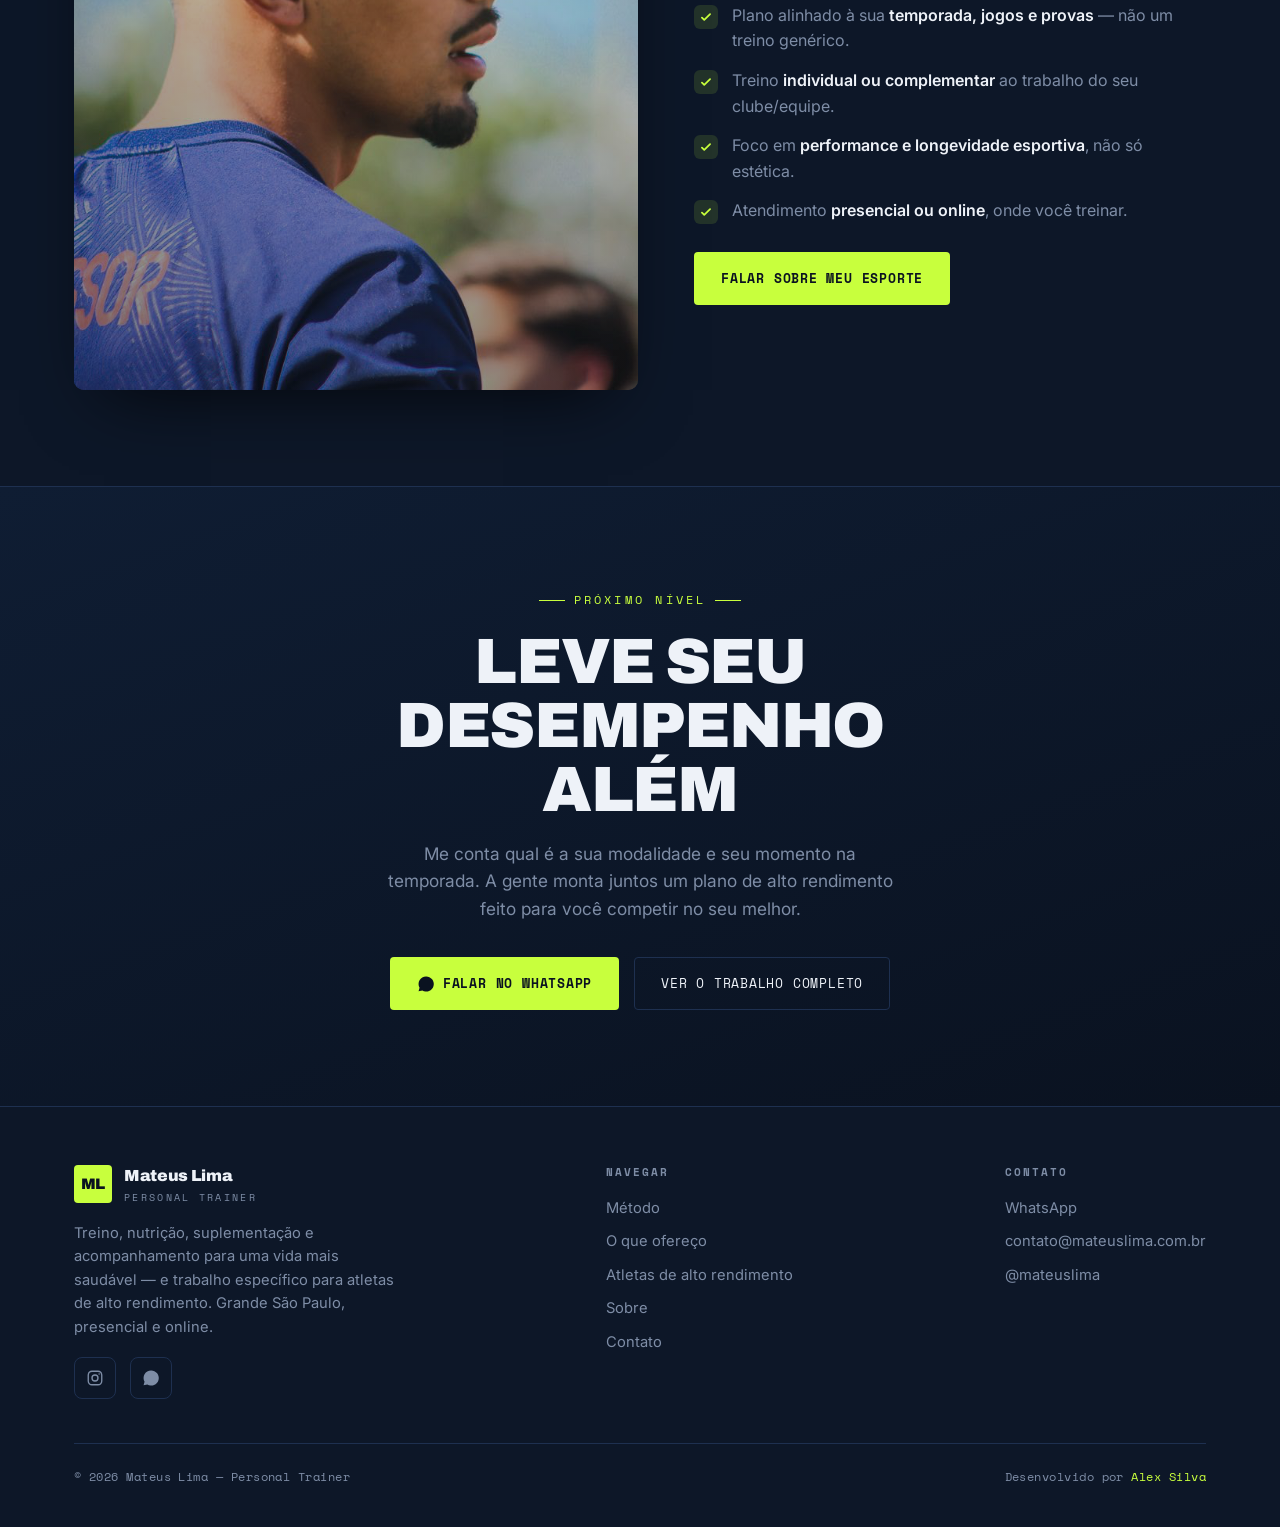
<file: atletas.html>
<!DOCTYPE html>
<html lang="pt-BR">
<head>
<meta charset="UTF-8" />
<meta name="viewport" content="width=device-width, initial-scale=1.0" />
<title>Atletas de Alto Rendimento — Mateus Lima Personal Trainer</title>
<meta name="description" content="Trabalho exclusivo e específico para atletas de alto rendimento: futebol, voleibol, atletismo e outras modalidades. Preparação física, periodização e performance com Mateus Lima." />
<meta name="theme-color" content="#0A1220" />

<meta property="og:title" content="Atletas de Alto Rendimento — Mateus Lima" />
<meta property="og:description" content="Preparação física, periodização e acompanhamento para atletas que competem a sério." />
<meta property="og:image" content="img/mateus-lima.png" />
<meta property="og:type" content="website" />

<link rel="preconnect" href="https://fonts.googleapis.com" />
<link rel="preconnect" href="https://fonts.gstatic.com" crossorigin />
<link href="https://fonts.googleapis.com/css2?family=Archivo:wght@500;600;700;800;900&family=Inter:wght@400;500;600&family=Space+Mono:wght@400;700&display=swap" rel="stylesheet" />

<link rel="stylesheet" href="css/style.css" />
</head>
<body>

<!-- ===== NAV ===== -->
<header class="nav" id="nav">
  <div class="wrap nav-inner">
    <a href="index.html" class="brand" aria-label="Mateus Lima, início">
      <span class="mark">ML</span>
      <span>Mateus Lima<small>Personal Trainer</small></span>
    </a>
    <nav class="nav-links" id="navLinks">
      <a href="index.html">Início</a>
      <a href="index.html#protocolo">Método</a>
      <a href="index.html#servicos">O que ofereço</a>
      <a href="atletas.html" aria-current="page" style="color:var(--lime)">Atletas</a>
      <a href="index.html#sobre">Sobre</a>
      <a class="btn btn-primary nav-cta" href="https://wa.me/5511997152871?text=Ol%C3%A1%20Mateus!%20Sou%20atleta%20e%20quero%20saber%20do%20trabalho%20para%20alto%20rendimento." target="_blank" rel="noopener">Falar comigo</a>
    </nav>
    <button class="burger" id="burger" aria-label="Abrir menu" aria-expanded="false">
      <span></span><span></span><span></span>
    </button>
  </div>
</header>

<!-- ===== HERO ===== -->
<section class="page-hero" id="topo">
  <div class="glow a"></div>
  <div class="glow b"></div>
  <div class="wrap page-hero-inner">
    <a href="index.html" class="btn btn-ghost reveal" style="padding:11px 20px">← Voltar para a página principal</a>
    <h1 class="reveal" style="margin-top:22px">Atletas de<br><span class="hl">alto rendimento</span></h1>
    <p class="lede reveal">Um trabalho <b>exclusivo e específico</b> para quem compete a sério. Se você é atleta de alto rendimento — futebol, voleibol, atletismo ou qualquer outra modalidade — eu monto um plano feito para a sua performance, do treino à recuperação.</p>
    <div class="hero-actions reveal">
      <a class="btn btn-primary" href="https://wa.me/5511997152871?text=Ol%C3%A1%20Mateus!%20Sou%20atleta%20e%20quero%20saber%20do%20trabalho%20para%20alto%20rendimento." target="_blank" rel="noopener">
        <svg width="18" height="18" viewBox="0 0 24 24" fill="currentColor"><path d="M17.5 14.4c-.3-.2-1.8-.9-2.1-1s-.5-.2-.7.2-.8 1-1 1.2-.4.2-.7 0a8.3 8.3 0 0 1-2.5-1.5 9.3 9.3 0 0 1-1.7-2.1c-.2-.3 0-.5.1-.7l.5-.6c.2-.2.2-.4.3-.6s0-.4 0-.6l-1-2.3c-.2-.6-.5-.5-.7-.5h-.6a1.1 1.1 0 0 0-.8.4A3.4 3.4 0 0 0 5 8.9a5.9 5.9 0 0 0 1.2 3.1 13.4 13.4 0 0 0 5.2 4.6c1.9.9 2.6.8 3.5.7a2.9 2.9 0 0 0 1.9-1.4 2.4 2.4 0 0 0 .2-1.3c-.1-.1-.3-.2-.6-.3ZM12 2a10 10 0 0 0-8.6 15l-1.3 4.8 5-1.3A10 10 0 1 0 12 2Z"/></svg>
        Quero um plano de atleta
      </a>
      <a class="btn btn-ghost" href="#pilares">Ver o que inclui</a>
    </div>

    <div class="sports reveal" style="margin-top:38px" aria-label="Modalidades atendidas">
      <span class="sport-chip"><svg width="16" height="16" viewBox="0 0 24 24" fill="none" stroke="currentColor" stroke-width="2"><path d="M13 2 4 14h7l-1 8 9-12h-7l1-8z"/></svg> Futebol</span>
      <span class="sport-chip"><svg width="16" height="16" viewBox="0 0 24 24" fill="none" stroke="currentColor" stroke-width="2"><path d="M13 2 4 14h7l-1 8 9-12h-7l1-8z"/></svg> Voleibol</span>
      <span class="sport-chip"><svg width="16" height="16" viewBox="0 0 24 24" fill="none" stroke="currentColor" stroke-width="2"><path d="M13 2 4 14h7l-1 8 9-12h-7l1-8z"/></svg> Atletismo</span>
      <span class="sport-chip"><svg width="16" height="16" viewBox="0 0 24 24" fill="none" stroke="currentColor" stroke-width="2"><path d="M13 2 4 14h7l-1 8 9-12h-7l1-8z"/></svg> Basquete</span>
      <span class="sport-chip"><svg width="16" height="16" viewBox="0 0 24 24" fill="none" stroke="currentColor" stroke-width="2"><path d="M13 2 4 14h7l-1 8 9-12h-7l1-8z"/></svg> Corrida / Endurance</span>
      <span class="sport-chip more">+ qualquer modalidade de competição</span>
    </div>
  </div>
</section>

<!-- ===== MODALIDADES ===== -->
<section id="modalidades" style="background:var(--ink-2)">
  <div class="wrap">
    <div class="sec-head reveal">
      <span class="eyebrow">Modalidades</span>
      <h2>Seja qual for o seu esporte</h2>
      <p>Cada modalidade exige um corpo diferente. Eu adapto o plano ao gesto, ao ritmo e às demandas da sua competição.</p>
    </div>

    <div class="mod-grid">
      <div class="mod-card reveal">
        <div class="scene">
          <span class="ring"></span><span class="ring two"></span>
          <span class="orbit-ring"><i></i></span>
          <span class="tick tl"></span><span class="tick br"></span>
          <span class="floor"></span><span class="sil-shadow"></span>
          <img class="sil" src="img/atleta-corrida.png" alt="Silhueta de velocista em corrida" loading="lazy" />
        </div>
        <h3>Atletismo &amp; Endurance</h3>
        <p>Velocidade, economia de corrida e resistência para provas de pista, rua ou fundo.</p>
      </div>
      <div class="mod-card reveal">
        <div class="scene">
          <span class="ring"></span><span class="ring two"></span>
          <span class="orbit-ring"><i></i></span>
          <span class="tick tl"></span><span class="tick br"></span>
          <span class="floor"></span><span class="sil-shadow"></span>
          <img class="sil" src="img/atleta-futebol.png" alt="Silhueta de jogador de futebol conduzindo a bola" loading="lazy" />
        </div>
        <h3>Futebol</h3>
        <p>Potência, arranque, mudança de direção e resistência para os 90 minutos.</p>
      </div>
      <div class="mod-card reveal">
        <div class="scene">
          <span class="ring"></span><span class="ring two"></span>
          <span class="orbit-ring"><i></i></span>
          <span class="tick tl"></span><span class="tick br"></span>
          <span class="floor"></span><span class="sil-shadow"></span>
          <img class="sil" src="img/atleta-volei.png" alt="Silhueta de atleta de voleibol atacando" loading="lazy" />
        </div>
        <h3>Voleibol</h3>
        <p>Impulsão vertical, potência de ataque e estabilidade para aterrissagens seguras.</p>
      </div>
      <div class="mod-card reveal">
        <div class="scene">
          <span class="ring"></span><span class="ring two"></span>
          <span class="orbit-ring"><i></i></span>
          <span class="tick tl"></span><span class="tick br"></span>
          <span class="floor"></span><span class="sil-shadow"></span>
          <img class="sil" src="img/atleta-basquete.png" alt="Silhueta de jogador de basquete em ação" loading="lazy" />
        </div>
        <h3>Basquete</h3>
        <p>Agilidade, salto, controle de corpo e resistência para o ritmo do jogo.</p>
      </div>
    </div>

    <p class="reveal" style="text-align:center;color:var(--muted);margin-top:40px;font-family:'Space Mono',monospace;font-size:.78rem;letter-spacing:.14em;text-transform:uppercase">
      + Qualquer modalidade de alto rendimento
    </p>
  </div>
</section>

<!-- ===== PILARES ===== -->
<section id="pilares">
  <div class="wrap">
    <div class="sec-head reveal">
      <span class="eyebrow">O que o trabalho inclui</span>
      <h2>Preparação pensada para performance</h2>
      <p>Não é treino de academia adaptado. É uma estrutura construída em torno da sua modalidade, do seu calendário e das exigências do seu esporte.</p>
    </div>

    <div class="pillars">
      <div class="pillar reveal">
        <div class="idx">01</div>
        <h3>Avaliação específica</h3>
        <p>Análise das demandas da sua modalidade, do seu histórico e da sua posição/prova — para entender exatamente o que o seu corpo precisa desenvolver.</p>
      </div>
      <div class="pillar reveal">
        <div class="idx">02</div>
        <h3>Periodização por temporada</h3>
        <p>Treinos organizados em ciclos alinhados ao seu calendário de competições: pré-temporada, competição e transição, com picos de forma na hora certa.</p>
      </div>
      <div class="pillar reveal">
        <div class="idx">03</div>
        <h3>Preparação física completa</h3>
        <p>Força, potência, velocidade, agilidade e resistência — os pilares físicos que sustentam o gesto esportivo e fazem diferença no jogo e na prova.</p>
      </div>
      <div class="pillar reveal">
        <div class="idx">04</div>
        <h3>Prevenção de lesões</h3>
        <p>Trabalho de estabilidade, mobilidade e correção de assimetrias para reduzir risco de lesão e manter você em campo, na quadra ou na pista.</p>
      </div>
      <div class="pillar reveal">
        <div class="idx">05</div>
        <h3>Nutrição, recuperação e suplementação</h3>
        <p>Em parceria com nutricionista e com parceiros de suplementos, alinho alimentação, recuperação e o que apoia treino intenso e regeneração — sempre com responsabilidade.</p>
      </div>
      <div class="pillar reveal">
        <div class="idx">06</div>
        <h3>Monitoramento de performance</h3>
        <p>Acompanhamento de cargas, evolução e indicadores ao longo da temporada, com ajustes constantes para você render no seu melhor nível.</p>
      </div>
    </div>
  </div>
</section>

<!-- ===== PARA QUEM É ===== -->
<section style="background:var(--ink-2)">
  <div class="wrap athlete-split">
    <div class="media reveal">
      <img src="img/mateus-lima.png" alt="Mateus Lima, personal trainer de atletas de alto rendimento" loading="lazy" />
    </div>
    <div class="reveal">
      <span class="eyebrow">Para quem é</span>
      <h2 style="font-family:'Archivo';font-weight:800;font-size:clamp(2rem,4.5vw,3rem);margin:16px 0 8px;line-height:1.05">Feito para quem compete</h2>
      <ul class="checklist">
        <li><span class="ck"><svg width="14" height="14" viewBox="0 0 24 24" fill="none" stroke="currentColor" stroke-width="3" stroke-linecap="round" stroke-linejoin="round"><path d="M5 13l4 4L19 7"/></svg></span><span><b>Atletas de base e profissionais</b> de qualquer modalidade de alto rendimento.</span></li>
        <li><span class="ck"><svg width="14" height="14" viewBox="0 0 24 24" fill="none" stroke="currentColor" stroke-width="3" stroke-linecap="round" stroke-linejoin="round"><path d="M5 13l4 4L19 7"/></svg></span><span>Plano alinhado à sua <b>temporada, jogos e provas</b> — não um treino genérico.</span></li>
        <li><span class="ck"><svg width="14" height="14" viewBox="0 0 24 24" fill="none" stroke="currentColor" stroke-width="3" stroke-linecap="round" stroke-linejoin="round"><path d="M5 13l4 4L19 7"/></svg></span><span>Treino <b>individual ou complementar</b> ao trabalho do seu clube/equipe.</span></li>
        <li><span class="ck"><svg width="14" height="14" viewBox="0 0 24 24" fill="none" stroke="currentColor" stroke-width="3" stroke-linecap="round" stroke-linejoin="round"><path d="M5 13l4 4L19 7"/></svg></span><span>Foco em <b>performance e longevidade esportiva</b>, não só estética.</span></li>
        <li><span class="ck"><svg width="14" height="14" viewBox="0 0 24 24" fill="none" stroke="currentColor" stroke-width="3" stroke-linecap="round" stroke-linejoin="round"><path d="M5 13l4 4L19 7"/></svg></span><span>Atendimento <b>presencial ou online</b>, onde você treinar.</span></li>
      </ul>
      <a class="btn btn-primary" style="margin-top:28px" href="https://wa.me/5511997152871?text=Ol%C3%A1%20Mateus!%20Sou%20atleta%20e%20quero%20saber%20do%20trabalho%20para%20alto%20rendimento." target="_blank" rel="noopener">Falar sobre meu esporte</a>
    </div>
  </div>
</section>

<!-- ===== CTA ===== -->
<section class="cta">
  <div class="glow"></div>
  <div class="wrap">
    <span class="eyebrow center reveal">Próximo nível</span>
    <h2 class="reveal">Leve seu desempenho além</h2>
    <p class="reveal">Me conta qual é a sua modalidade e seu momento na temporada. A gente monta juntos um plano de alto rendimento feito para você competir no seu melhor.</p>
    <div class="hero-actions reveal">
      <a class="btn btn-primary" href="https://wa.me/5511997152871?text=Ol%C3%A1%20Mateus!%20Sou%20atleta%20e%20quero%20saber%20do%20trabalho%20para%20alto%20rendimento." target="_blank" rel="noopener">
        <svg width="18" height="18" viewBox="0 0 24 24" fill="currentColor"><path d="M17.5 14.4c-.3-.2-1.8-.9-2.1-1s-.5-.2-.7.2-.8 1-1 1.2-.4.2-.7 0a8.3 8.3 0 0 1-2.5-1.5 9.3 9.3 0 0 1-1.7-2.1c-.2-.3 0-.5.1-.7l.5-.6c.2-.2.2-.4.3-.6s0-.4 0-.6l-1-2.3c-.2-.6-.5-.5-.7-.5h-.6a1.1 1.1 0 0 0-.8.4A3.4 3.4 0 0 0 5 8.9a5.9 5.9 0 0 0 1.2 3.1 13.4 13.4 0 0 0 5.2 4.6c1.9.9 2.6.8 3.5.7a2.9 2.9 0 0 0 1.9-1.4 2.4 2.4 0 0 0 .2-1.3c-.1-.1-.3-.2-.6-.3ZM12 2a10 10 0 0 0-8.6 15l-1.3 4.8 5-1.3A10 10 0 1 0 12 2Z"/></svg>
        Falar no WhatsApp
      </a>
      <a class="btn btn-ghost" href="index.html">Ver o trabalho completo</a>
    </div>
  </div>
</section>

<!-- ===== FOOTER ===== -->
<footer>
  <div class="wrap">
    <div class="foot-grid">
      <div class="foot-col" style="max-width:320px">
        <a href="index.html" class="brand"><span class="mark">ML</span><span>Mateus Lima<small>Personal Trainer</small></span></a>
        <p style="color:var(--muted);margin-top:16px;font-size:.92rem">Treino, nutrição, suplementação e acompanhamento para uma vida mais saudável — e trabalho específico para atletas de alto rendimento. Grande São Paulo, presencial e online.</p>
        <div class="foot-social">
          <a href="https://instagram.com" target="_blank" rel="noopener" aria-label="Instagram">
            <svg width="18" height="18" viewBox="0 0 24 24" fill="none" stroke="currentColor" stroke-width="1.8"><rect x="3" y="3" width="18" height="18" rx="5"/><circle cx="12" cy="12" r="4"/><circle cx="17.5" cy="6.5" r="1" fill="currentColor" stroke="none"/></svg>
          </a>
          <a href="https://wa.me/5511997152871" target="_blank" rel="noopener" aria-label="WhatsApp">
            <svg width="18" height="18" viewBox="0 0 24 24" fill="currentColor"><path d="M17.5 14.4c-.3-.2-1.8-.9-2.1-1s-.5-.2-.7.2-.8 1-1 1.2-.4.2-.7 0a8.3 8.3 0 0 1-2.5-1.5 9.3 9.3 0 0 1-1.7-2.1c-.2-.3 0-.5.1-.7l.5-.6c.2-.2.2-.4.3-.6s0-.4 0-.6l-1-2.3c-.2-.6-.5-.5-.7-.5h-.6a1.1 1.1 0 0 0-.8.4A3.4 3.4 0 0 0 5 8.9a5.9 5.9 0 0 0 1.2 3.1 13.4 13.4 0 0 0 5.2 4.6c1.9.9 2.6.8 3.5.7a2.9 2.9 0 0 0 1.9-1.4 2.4 2.4 0 0 0 .2-1.3c-.1-.1-.3-.2-.6-.3ZM12 2a10 10 0 0 0-8.6 15l-1.3 4.8 5-1.3A10 10 0 1 0 12 2Z"/></svg>
          </a>
        </div>
      </div>
      <div class="foot-col">
        <h4>Navegar</h4>
        <div class="foot-links">
          <a href="index.html#protocolo">Método</a>
          <a href="index.html#servicos">O que ofereço</a>
          <a href="atletas.html">Atletas de alto rendimento</a>
          <a href="index.html#sobre">Sobre</a>
          <a href="index.html#contato">Contato</a>
        </div>
      </div>
      <div class="foot-col">
        <h4>Contato</h4>
        <div class="foot-links">
          <a href="https://wa.me/5511997152871" target="_blank" rel="noopener">WhatsApp</a>
          <a href="mailto:contato@mateuslima.com.br">contato@mateuslima.com.br</a>
          <a href="https://instagram.com" target="_blank" rel="noopener">@mateuslima</a>
        </div>
      </div>
    </div>
    <div class="foot-bottom">
      <span>© <span id="ano"></span> Mateus Lima — Personal Trainer</span>
      <span>Desenvolvido por <span style="color:var(--lime)">Alex Silva</span></span>
    </div>
  </div>
</footer>

<script>
  document.getElementById('ano').textContent = new Date().getFullYear();

  const nav = document.getElementById('nav');
  const onScroll = () => nav.classList.toggle('scrolled', window.scrollY > 20);
  onScroll();
  window.addEventListener('scroll', onScroll, {passive:true});

  const burger = document.getElementById('burger');
  const links = document.getElementById('navLinks');
  burger.addEventListener('click', () => {
    const open = links.classList.toggle('open');
    burger.setAttribute('aria-expanded', open);
  });
  links.querySelectorAll('a').forEach(a => a.addEventListener('click', () => {
    links.classList.remove('open');
    burger.setAttribute('aria-expanded', false);
  }));

  const io = new IntersectionObserver((entries) => {
    entries.forEach((e, i) => {
      if (e.isIntersecting) {
        e.target.style.transitionDelay = Math.min(i * 60, 240) + 'ms';
        e.target.classList.add('in');
        io.unobserve(e.target);
      }
    });
  }, {threshold:0.12, rootMargin:'0px 0px -40px 0px'});
  document.querySelectorAll('.reveal').forEach(el => io.observe(el));
</script>
</body>
</html>
</file>
<file: css/style.css>
:root{
    --ink:#0A1220;
    --ink-2:#0D1728;
    --panel:#0F1D33;
    --panel-2:#122644;
    --line:#1E3050;
    --text:#EEF2F8;
    --muted:#7E8DA6;
    --muted-2:#54648154;
    --lime:#C8FF3D;
    --lime-dim:#9ec22e;
    --radius:4px;
    --maxw:1180px;
    --ease:cubic-bezier(.22,.61,.36,1);
  }

  *{box-sizing:border-box;margin:0;padding:0}
  html{scroll-behavior:smooth}
  body{
    background:var(--ink);
    color:var(--text);
    font-family:"Inter",system-ui,sans-serif;
    line-height:1.6;
    -webkit-font-smoothing:antialiased;
    overflow-x:hidden;
  }
  a{color:inherit;text-decoration:none}
  img{display:block;max-width:100%}

  ::selection{background:var(--lime);color:var(--ink)}

  .wrap{max-width:var(--maxw);margin:0 auto;padding:0 24px}

  /* ---------- utility labels (mono) ---------- */
  .eyebrow{
    font-family:"Space Mono",monospace;
    font-size:.72rem;
    letter-spacing:.28em;
    text-transform:uppercase;
    color:var(--lime);
    display:inline-flex;
    align-items:center;
    gap:.7em;
  }
  .eyebrow::before{
    content:"";
    width:26px;height:1px;background:var(--lime);
    display:inline-block;
  }
  .eyebrow.center::before,.eyebrow.center::after{content:"";width:26px;height:1px;background:var(--lime);display:inline-block}
  .eyebrow.center{justify-content:center}

  h1,h2,h3{font-family:"Archivo",sans-serif;line-height:1;letter-spacing:-.02em}

  /* ---------- buttons ---------- */
  .btn{
    display:inline-flex;align-items:center;gap:.6em;
    font-family:"Space Mono",monospace;
    font-size:.82rem;letter-spacing:.06em;text-transform:uppercase;
    padding:15px 26px;border-radius:var(--radius);
    border:1px solid transparent;cursor:pointer;
    transition:transform .25s var(--ease), background .25s var(--ease), color .25s var(--ease), box-shadow .25s var(--ease);
    will-change:transform;
  }
  .btn-primary{background:var(--lime);color:var(--ink);font-weight:700;box-shadow:0 0 0 rgba(200,255,61,0)}
  .btn-primary:hover{transform:translateY(-3px);box-shadow:0 16px 40px -12px rgba(200,255,61,.55)}
  .btn-ghost{border-color:var(--line);color:var(--text)}
  .btn-ghost:hover{border-color:var(--lime);color:var(--lime);transform:translateY(-3px)}

  /* ---------- nav ---------- */
  header.nav{
    position:sticky;top:0;z-index:50;
    backdrop-filter:blur(12px);
    background:rgba(10,18,32,.72);
    border-bottom:1px solid transparent;
    transition:border-color .3s, background .3s;
  }
  header.nav.scrolled{border-bottom-color:var(--line);background:rgba(10,18,32,.9)}
  .nav-inner{display:flex;align-items:center;justify-content:space-between;height:72px}
  .brand{display:flex;align-items:center;gap:12px;font-family:"Archivo";font-weight:900;letter-spacing:-.02em}
  .brand .mark{
    width:38px;height:38px;border-radius:var(--radius);
    background:var(--lime);color:var(--ink);
    display:grid;place-items:center;font-size:.95rem;letter-spacing:-.04em;
  }
  .brand small{display:block;font-family:"Space Mono";font-weight:400;font-size:.6rem;letter-spacing:.24em;color:var(--muted);text-transform:uppercase;margin-top:2px}
  .nav-links{display:flex;align-items:center;gap:34px}
  .nav-links a{font-size:.9rem;color:var(--muted);transition:color .2s}
  .nav-links a:hover{color:var(--text)}
  .nav-cta{display:inline-flex}
  .burger{display:none;background:none;border:0;cursor:pointer;flex-direction:column;gap:5px;padding:8px}
  .burger span{width:24px;height:2px;background:var(--text);display:block;transition:.3s}

  /* ---------- hero ---------- */
  .hero{position:relative;padding:56px 0 80px;overflow:hidden}
  .hero-grid{
    display:grid;
    grid-template-columns:0.92fr 1.08fr;
    gap:56px;align-items:center;
  }
  .hero-photo{position:relative}
  .photo-ring{position:relative;width:min(460px,100%);margin:0 auto;aspect-ratio:1}
  /* rotating dashed halo */
  .photo-ring::before{
    content:"";position:absolute;inset:-24px;border-radius:50%;
    border:1px dashed rgba(200,255,61,.32);
    animation:spin 28s linear infinite;
  }
  /* small orbiting accent riding the halo */
  .orbit{position:absolute;inset:-24px;border-radius:50%;animation:spin 22s linear infinite;pointer-events:none}
  .orbit-dot{
    position:absolute;top:-6px;left:50%;transform:translateX(-50%);
    width:12px;height:12px;border-radius:50%;background:var(--lime);
    box-shadow:0 0 18px 3px rgba(200,255,61,.55);
  }
  @keyframes spin{to{transform:rotate(360deg)}}

  .photo-circle{
    position:relative;width:100%;aspect-ratio:1;border-radius:50%;
    padding:5px;
    background:conic-gradient(from 210deg,var(--lime),#12407a 130deg,var(--line) 250deg,var(--lime));
    box-shadow:0 40px 90px -28px rgba(0,0,0,.85);
  }
  .photo-circle .inner{
    position:relative;width:100%;height:100%;border-radius:50%;overflow:hidden;
    background:var(--ink-2);
  }
  .photo-circle img{
    width:100%;height:100%;object-fit:cover;object-position:60% 20%;
    transform:scale(1.05);
  }
  .photo-circle .inner::after{
    content:"";position:absolute;inset:0;border-radius:50%;
    background:linear-gradient(200deg,rgba(10,18,32,0) 55%,rgba(10,18,32,.5));
  }
  .photo-tag{
    position:absolute;left:50%;bottom:-4px;transform:translateX(-50%);z-index:4;white-space:nowrap;
    font-family:"Space Mono";font-size:.66rem;letter-spacing:.18em;text-transform:uppercase;
    color:var(--text);background:rgba(10,18,32,.82);backdrop-filter:blur(6px);
    padding:9px 16px;border:1px solid var(--line);border-radius:100px;
  }

  .hero-copy h1{
    font-size:clamp(3.4rem,9vw,6.6rem);
    font-weight:900;text-transform:uppercase;margin:20px 0 4px;
  }
  .hero-copy h1 .l2{color:transparent;-webkit-text-stroke:1.5px var(--lime)}
  .hero-lede{font-size:1.12rem;color:var(--muted);max-width:34ch;margin:22px 0 30px}
  .hero-lede b{color:var(--text);font-weight:600}
  .hero-actions{display:flex;gap:14px;flex-wrap:wrap}
  .hero-scroll{
    margin-top:44px;font-family:"Space Mono";font-size:.68rem;letter-spacing:.24em;text-transform:uppercase;color:var(--muted);
    display:flex;align-items:center;gap:12px;
  }
  .hero-scroll .dot{width:8px;height:8px;border-radius:50%;background:var(--lime);animation:pulse 2.2s infinite}
  @keyframes pulse{0%,100%{opacity:1;transform:scale(1)}50%{opacity:.35;transform:scale(.6)}}

  .glow{position:absolute;border-radius:50%;filter:blur(90px);opacity:.5;pointer-events:none;z-index:-1}
  .glow.a{width:420px;height:420px;background:#12407a;top:-120px;left:-80px}
  .glow.b{width:320px;height:320px;background:rgba(200,255,61,.16);bottom:-60px;right:10%}

  /* ---------- stats strip ---------- */
  .stats{border-top:1px solid var(--line);border-bottom:1px solid var(--line);background:var(--ink-2)}
  .stats-grid{display:grid;grid-template-columns:repeat(4,1fr)}
  .stat{padding:34px 24px;border-right:1px solid var(--line)}
  .stat:last-child{border-right:0}
  .stat .n{font-family:"Archivo";font-weight:800;font-size:2.6rem;line-height:1;letter-spacing:-.03em}
  .stat .n span{color:var(--lime)}
  .stat .k{font-family:"Space Mono";font-size:.7rem;letter-spacing:.16em;text-transform:uppercase;color:var(--muted);margin-top:10px}

  /* ---------- section shell ---------- */
  section{padding:96px 0}
  .sec-head{max-width:640px;margin-bottom:56px}
  .sec-head h2{font-size:clamp(2.1rem,5vw,3.4rem);font-weight:800;margin:18px 0 16px}
  .sec-head p{color:var(--muted);font-size:1.05rem}

  /* ---------- protocolo (journey) ---------- */
  .protocolo{background:var(--ink-2);position:relative}
  .steps{position:relative;margin-top:20px}
  .steps::before{
    content:"";position:absolute;left:31px;top:20px;bottom:20px;width:2px;
    background:linear-gradient(var(--lime),var(--line));
  }
  .step{
    position:relative;display:grid;grid-template-columns:64px 1fr;gap:26px;
    padding:26px 0;align-items:start;
  }
  .step .num{
    width:64px;height:64px;border-radius:50%;
    background:var(--ink);border:2px solid var(--line);
    display:grid;place-items:center;
    font-family:"Space Mono";font-weight:700;font-size:1.1rem;color:var(--lime);
    position:relative;z-index:2;transition:border-color .3s, box-shadow .3s;
  }
  .step:hover .num{border-color:var(--lime);box-shadow:0 0 0 6px rgba(200,255,61,.08)}
  .step-body{padding-top:6px}
  .step-body h3{font-size:1.5rem;font-weight:700;margin-bottom:8px}
  .step-body p{color:var(--muted);max-width:60ch}
  .step-body .tagline{display:inline-block;margin-top:14px;font-family:"Space Mono";font-size:.68rem;letter-spacing:.14em;text-transform:uppercase;color:var(--lime);border:1px solid var(--line);padding:6px 12px;border-radius:3px}

  /* ---------- services ---------- */
  .cards{display:grid;grid-template-columns:repeat(3,1fr);gap:20px}
  .card{
    background:var(--panel);border:1px solid var(--line);border-radius:8px;
    padding:34px 30px;transition:transform .3s var(--ease), border-color .3s, background .3s;
    position:relative;overflow:hidden;
  }
  .card::before{
    content:"";position:absolute;top:0;left:0;width:100%;height:3px;
    background:var(--lime);transform:scaleX(0);transform-origin:left;transition:transform .35s var(--ease);
  }
  .card:hover{transform:translateY(-6px);border-color:var(--panel-2);background:var(--panel-2)}
  .card:hover::before{transform:scaleX(1)}
  .card .ico{
    width:48px;height:48px;border-radius:8px;background:rgba(200,255,61,.1);
    display:grid;place-items:center;margin-bottom:22px;color:var(--lime);
  }
  .card h3{font-size:1.28rem;font-weight:700;margin-bottom:10px}
  .card p{color:var(--muted);font-size:.96rem}

  /* ---------- sobre ---------- */
  .sobre-grid{display:grid;grid-template-columns:1fr 1.15fr;gap:60px;align-items:center}
  .sobre-photo{position:relative;border-radius:8px;overflow:hidden;aspect-ratio:4/5;box-shadow:0 30px 70px -30px rgba(0,0,0,.8)}
  .sobre-photo img{width:100%;height:100%;object-fit:cover;object-position:50% 22%}
  .sobre-photo::after{content:"";position:absolute;inset:0;background:linear-gradient(200deg,rgba(200,255,61,.08),rgba(10,18,32,.5))}
  .sobre-copy h2{font-size:clamp(2rem,4.5vw,3rem);font-weight:800;margin:16px 0 20px}
  .sobre-copy p{color:var(--muted);margin-bottom:16px}
  .sobre-copy p b{color:var(--text);font-weight:600}
  .quote{border-left:2px solid var(--lime);padding-left:22px;margin:28px 0;font-family:"Archivo";font-weight:600;font-size:1.25rem;line-height:1.4}

  /* ---------- CTA ---------- */
  .cta{background:linear-gradient(160deg,var(--panel) 0%,var(--ink) 100%);border-top:1px solid var(--line);text-align:center;position:relative;overflow:hidden}
  .cta .glow{width:500px;height:500px;background:rgba(200,255,61,.14);top:-160px;left:50%;transform:translateX(-50%)}
  .cta h2{font-size:clamp(2.3rem,5.5vw,4rem);font-weight:900;text-transform:uppercase;margin:20px auto 18px;max-width:14ch}
  .cta p{color:var(--muted);max-width:48ch;margin:0 auto 34px;font-size:1.08rem}
  .cta .hero-actions{justify-content:center}

  /* ---------- footer ---------- */
  footer{background:var(--ink-2);border-top:1px solid var(--line);padding:56px 0 40px}
  .foot-grid{display:flex;justify-content:space-between;align-items:flex-start;gap:40px;flex-wrap:wrap}
  .foot-social{display:flex;gap:14px;margin-top:18px}
  .foot-social a{width:42px;height:42px;border:1px solid var(--line);border-radius:8px;display:grid;place-items:center;color:var(--muted);transition:.25s}
  .foot-social a:hover{border-color:var(--lime);color:var(--lime);transform:translateY(-3px)}
  .foot-links{display:flex;flex-direction:column;gap:10px}
  .foot-links a{color:var(--muted);font-size:.92rem;transition:color .2s}
  .foot-links a:hover{color:var(--text)}
  .foot-col h4{font-family:"Space Mono";font-size:.7rem;letter-spacing:.18em;text-transform:uppercase;color:var(--muted);margin-bottom:16px}
  .foot-bottom{border-top:1px solid var(--line);margin-top:44px;padding-top:24px;display:flex;justify-content:space-between;gap:16px;flex-wrap:wrap;font-family:"Space Mono";font-size:.72rem;color:var(--muted);letter-spacing:.04em}

  /* ---------- reveal animation ---------- */
  .reveal{opacity:0;transform:translateY(28px);transition:opacity .7s var(--ease), transform .7s var(--ease)}
  .reveal.in{opacity:1;transform:none}

  /* ---------- responsive ---------- */
  @media(max-width:900px){
    .hero-grid{grid-template-columns:1fr;gap:36px}
    .hero-photo{max-width:400px;margin:0 auto;order:-1}
    .hero-copy{text-align:center}
    .hero-lede{margin-left:auto;margin-right:auto}
    .hero-actions,.hero-scroll{justify-content:center}
    .eyebrow{justify-content:center}
    .sobre-grid{grid-template-columns:1fr;gap:36px}
    .sobre-photo{max-width:420px;margin:0 auto}
    .cards{grid-template-columns:1fr 1fr}
    .stats-grid{grid-template-columns:1fr 1fr}
    .stat{min-width:0;padding:30px 18px}
    .stat .n{font-size:2.2rem}
    .stat .k{overflow-wrap:anywhere;letter-spacing:.1em}
    .stat:nth-child(2){border-right:0}
    .stat:nth-child(1),.stat:nth-child(2){border-bottom:1px solid var(--line)}
  }
  @media(max-width:640px){
    .nav-links{
      position:fixed;inset:72px 0 auto 0;flex-direction:column;gap:0;
      background:var(--ink-2);border-bottom:1px solid var(--line);
      padding:8px 24px 24px;transform:translateY(-120%);transition:transform .35s var(--ease);
      align-items:stretch;
    }
    .nav-links.open{transform:none}
    .nav-links a{padding:16px 0;border-bottom:1px solid var(--line)}
    .nav-links .nav-cta{margin-top:16px;justify-content:center}
    .burger{display:flex}
    .cards{grid-template-columns:1fr}
    section{padding:72px 0}
    .step{grid-template-columns:52px 1fr;gap:18px}
    .steps::before{left:25px}
    .step .num{width:52px;height:52px;font-size:.95rem}
    .foot-bottom{flex-direction:column}
  }
  @media(prefers-reduced-motion:reduce){
    *{animation:none!important;transition:none!important;scroll-behavior:auto!important}
    .reveal{opacity:1;transform:none}
  }

/* =========================================================
   PÁGINA DE ATLETAS DE ALTO RENDIMENTO (atletas.html)
   ========================================================= */
.page-hero{position:relative;padding:64px 0 72px;overflow:hidden;border-bottom:1px solid var(--line)}
.page-hero .glow.a{width:460px;height:460px;background:#12407a;top:-140px;right:-60px;left:auto}
.page-hero .glow.b{width:340px;height:340px;background:rgba(200,255,61,.15);bottom:-80px;left:-40px}
.page-hero-inner{max-width:820px}
.page-hero h1{font-size:clamp(2.8rem,7.5vw,5.4rem);font-weight:900;text-transform:uppercase;margin:20px 0 22px}
.page-hero h1 .hl{color:transparent;-webkit-text-stroke:1.6px var(--lime)}
.page-hero .lede{font-size:1.18rem;color:var(--muted);max-width:60ch;margin-bottom:32px}
.page-hero .lede b{color:var(--text);font-weight:600}

/* sports chips */
.sports{display:flex;flex-wrap:wrap;gap:12px;margin-top:8px}
.sport-chip{
  display:inline-flex;align-items:center;gap:10px;
  font-family:"Space Mono",monospace;font-size:.8rem;letter-spacing:.05em;
  background:var(--panel);border:1px solid var(--line);border-radius:100px;
  padding:12px 18px;color:var(--text);transition:border-color .25s,transform .25s,background .25s;
}
.sport-chip:hover{border-color:var(--lime);transform:translateY(-3px);background:var(--panel-2)}
.sport-chip svg{color:var(--lime);flex-shrink:0}
.sport-chip.more{background:transparent;color:var(--muted)}

/* athlete pillars grid */
.pillars{display:grid;grid-template-columns:repeat(3,1fr);gap:20px}
.pillar{
  background:var(--panel);border:1px solid var(--line);border-radius:8px;padding:32px 28px;
  position:relative;overflow:hidden;transition:transform .3s var(--ease),border-color .3s,background .3s;
}
.pillar:hover{transform:translateY(-6px);border-color:var(--panel-2);background:var(--panel-2)}
.pillar .idx{font-family:"Space Mono";font-size:.72rem;letter-spacing:.2em;color:var(--lime);margin-bottom:16px}
.pillar h3{font-size:1.24rem;font-weight:700;margin-bottom:10px}
.pillar p{color:var(--muted);font-size:.95rem}

/* split feature: image + text */
.athlete-split{display:grid;grid-template-columns:1.1fr 1fr;gap:56px;align-items:center}
.athlete-split .media{position:relative;border-radius:10px;overflow:hidden;aspect-ratio:4/5;box-shadow:0 30px 70px -30px rgba(0,0,0,.8)}
.athlete-split .media img{width:100%;height:100%;object-fit:cover;object-position:50% 22%}
.athlete-split .media::after{content:"";position:absolute;inset:0;background:linear-gradient(200deg,rgba(200,255,61,.08),rgba(10,18,32,.55))}
.checklist{list-style:none;margin-top:24px;display:grid;gap:14px}
.checklist li{display:grid;grid-template-columns:26px 1fr;gap:12px;align-items:start;color:var(--muted)}
.checklist li b{color:var(--text);font-weight:600}
.checklist .ck{width:24px;height:24px;border-radius:6px;background:rgba(200,255,61,.12);display:grid;place-items:center;color:var(--lime);margin-top:2px}

/* back-to-home crumb */
.crumb{font-family:"Space Mono";font-size:.72rem;letter-spacing:.14em;text-transform:uppercase;color:var(--muted);display:inline-flex;align-items:center;gap:8px;transition:color .2s}
.crumb:hover{color:var(--lime)}

/* promo band on index */
.promo{position:relative;overflow:hidden;background:linear-gradient(150deg,var(--panel-2),var(--ink) 75%);border-top:1px solid var(--line);border-bottom:1px solid var(--line)}
.promo .glow{width:420px;height:420px;background:rgba(200,255,61,.13);top:-150px;right:6%}
.promo-inner{display:grid;grid-template-columns:1.3fr .7fr;gap:40px;align-items:center}
.promo h2{font-size:clamp(1.9rem,4vw,2.9rem);font-weight:800;margin:16px 0 14px;line-height:1.05}
.promo p{color:var(--muted);max-width:52ch}
.promo .promo-cta{display:flex;justify-content:flex-end}

@media(max-width:900px){
  .pillars{grid-template-columns:1fr 1fr}
  .athlete-split{grid-template-columns:1fr;gap:34px}
  .athlete-split .media{max-width:420px;margin:0 auto;order:-1}
  .promo-inner{grid-template-columns:1fr;gap:24px}
  .promo .promo-cta{justify-content:flex-start}
}
@media(max-width:640px){
  .pillars{grid-template-columns:1fr}
  .page-hero .lede{font-size:1.05rem}
}

/* =========================================================
   MODALIDADES — SILHUETA ESTÁTICA + MOVIMENTO AO REDOR
   ========================================================= */
.mod-grid{display:grid;grid-template-columns:repeat(4,1fr);gap:20px}
.mod-card{
  background:var(--panel);border:1px solid var(--line);border-radius:10px;
  padding:14px 14px 26px;overflow:hidden;position:relative;
  transition:transform .3s var(--ease),border-color .3s,background .3s;
}
.mod-card:hover{transform:translateY(-6px);border-color:var(--panel-2);background:var(--panel-2)}
.mod-card::before{content:"";position:absolute;top:0;left:0;width:100%;height:3px;background:var(--lime);
  transform:scaleX(0);transform-origin:left;transition:transform .35s var(--ease)}
.mod-card:hover::before{transform:scaleX(1)}
.mod-card h3{font-size:1.1rem;font-weight:700;margin:20px 0 6px;padding:0 6px}
.mod-card p{color:var(--muted);font-size:.88rem;padding:0 6px}

/* palco */
.scene{
  position:relative;width:100%;aspect-ratio:1/1;border-radius:8px;overflow:hidden;
  background:radial-gradient(120% 100% at 50% 18%,#16305A 0%,#0D1B31 60%,#0A1220 100%);
  display:flex;align-items:flex-end;justify-content:center;
}

/* halo suave atras do atleta */
.scene::after{
  content:"";position:absolute;left:50%;top:46%;transform:translate(-50%,-50%);
  width:72%;aspect-ratio:1;border-radius:50%;
  background:radial-gradient(circle,rgba(200,255,61,.16),rgba(200,255,61,0) 70%);
  animation:haloBreath 4.2s ease-in-out infinite;pointer-events:none;
}
@keyframes haloBreath{0%,100%{transform:translate(-50%,-50%) scale(1);opacity:1}
  50%{transform:translate(-50%,-50%) scale(1.1);opacity:.65}}

/* anel tracejado girando ao redor */
.ring{position:absolute;left:50%;top:47%;transform:translate(-50%,-50%);
  width:80%;aspect-ratio:1;border-radius:50%;
  border:1px dashed rgba(200,255,61,.34);
  animation:ringSpin 26s linear infinite;pointer-events:none}
.ring.two{width:92%;border-style:solid;border-color:rgba(110,140,190,.18);
  animation:ringSpin 40s linear infinite reverse}
@keyframes ringSpin{to{transform:translate(-50%,-50%) rotate(360deg)}}

/* ponto que orbita o anel */
.orbit-ring{position:absolute;left:50%;top:47%;transform:translate(-50%,-50%);
  width:80%;aspect-ratio:1;animation:ringSpin 9s linear infinite;pointer-events:none}
.orbit-ring i{position:absolute;top:-5px;left:50%;transform:translateX(-50%);
  width:10px;height:10px;border-radius:50%;background:var(--lime);
  box-shadow:0 0 16px 3px rgba(200,255,61,.6)}

/* piso */
.floor{position:absolute;left:8%;right:8%;bottom:11%;height:2px;
  background:repeating-linear-gradient(90deg,#6B7C99 0 16px,transparent 16px 28px);
  opacity:.45;animation:floorMove .7s linear infinite;pointer-events:none}
@keyframes floorMove{to{background-position-x:-28px}}
.mod-card:nth-child(2) .floor,.mod-card:nth-child(3) .floor{animation:none}

/* cantoneiras */
.tick{position:absolute;width:18px;height:18px;border:2px solid rgba(200,255,61,.5);pointer-events:none}
.tick.tl{top:12px;left:12px;border-right:0;border-bottom:0}
.tick.br{bottom:12px;right:12px;border-left:0;border-top:0}

/* silhueta: PARADA */
.sil{position:relative;z-index:2;height:74%;width:auto;object-fit:contain;
  margin-bottom:11%;filter:drop-shadow(0 18px 26px rgba(0,0,0,.6))}
.sil-shadow{position:absolute;left:50%;bottom:10.4%;transform:translateX(-50%);
  width:46%;height:8px;border-radius:50%;background:#000;opacity:.35;filter:blur(3px);
  animation:shadowBreath 4.2s ease-in-out infinite;pointer-events:none}
@keyframes shadowBreath{0%,100%{opacity:.35;width:46%}50%{opacity:.24;width:40%}}

/* cena geometrica do basquete (fallback ate ter imagem licenciada) */
.scene svg{position:relative;z-index:2;width:100%;height:100%;display:block}
.ball-obj{filter:drop-shadow(0 14px 22px rgba(0,0,0,.55))}
.ball-body{fill:#fff}
.rim{fill:none;stroke:#8FA3BF;stroke-width:1.4;opacity:.55}
.seam{fill:none;stroke:#0E1A2E;stroke-width:3.4;stroke-linecap:round}
.hoop rect{fill:none;stroke:#5D6F8E;stroke-width:2;opacity:.6}
.hoop .inner-box{opacity:.35}
.hoop .rim-bar{stroke:var(--lime);stroke-width:3;stroke-linecap:round;opacity:.9}
.hoop .net-lines{fill:none;stroke:#5D6F8E;stroke-width:1.1;opacity:.45}
.ball-shadow{fill:#000;opacity:.34}
@keyframes spin{to{transform:rotate(360deg)}}
@keyframes bounceBall{0%,100%{transform:translateY(-14px)}50%{transform:translateY(24px)}}
@keyframes bounceShadow{0%,100%{transform:scaleX(.82);opacity:.18}50%{transform:scaleX(1);opacity:.4}}
.spin-fast{transform-origin:112px 94px;animation:spin 2.6s linear infinite}
.bounce{animation:bounceBall 1.15s cubic-bezier(.4,0,.55,1) infinite}
.bounce-shadow{transform-origin:112px 178px;animation:bounceShadow 1.15s cubic-bezier(.4,0,.55,1) infinite}
.ground{stroke:#6B7C99;stroke-width:2;stroke-dasharray:16 12;opacity:.45}

@media(max-width:1000px){.mod-grid{grid-template-columns:1fr 1fr}}
@media(max-width:560px){.mod-grid{grid-template-columns:1fr}}
</file>
